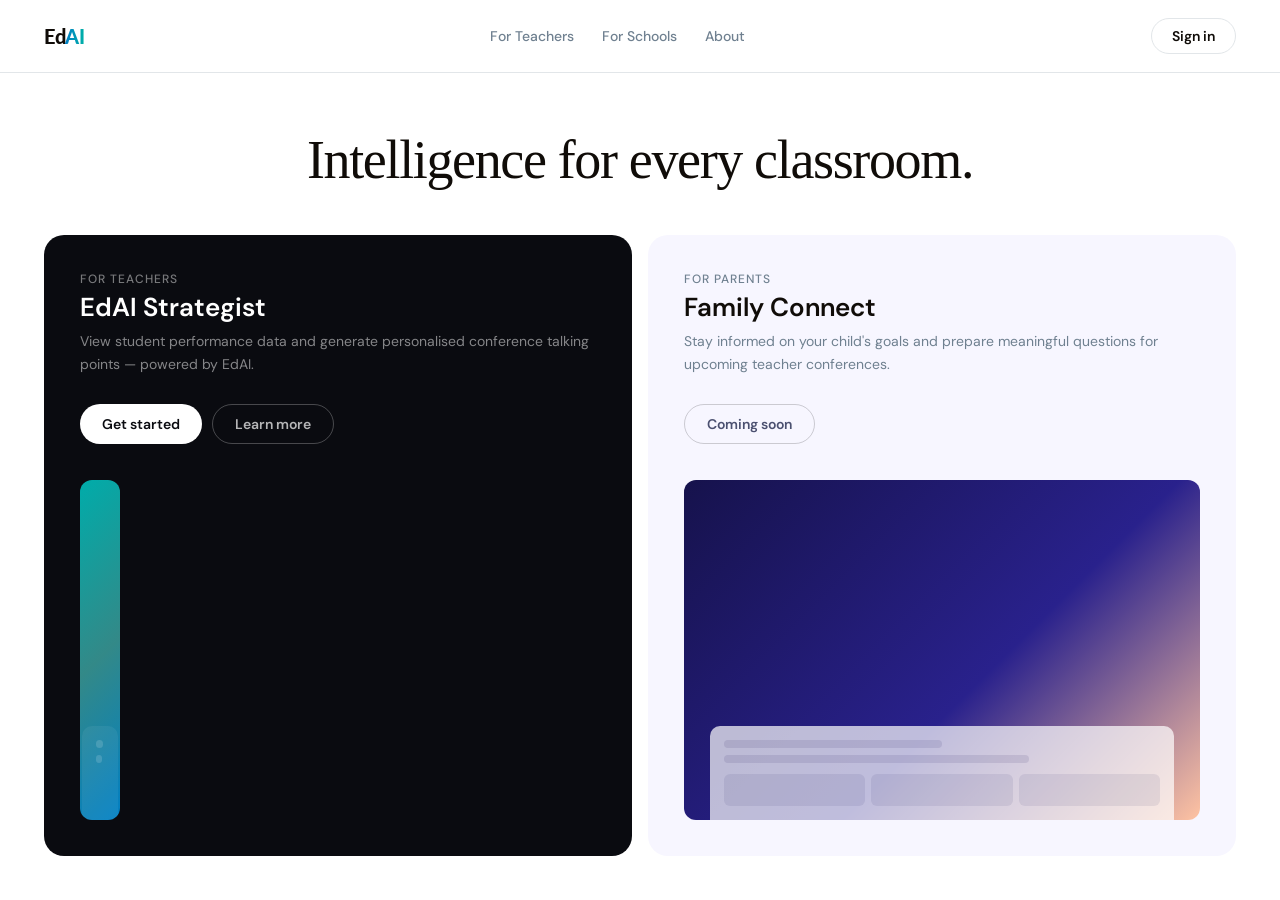
<file: index.html>
<!DOCTYPE html>
<html lang="en">
<head>
<meta charset="UTF-8">
<meta name="viewport" content="width=device-width, initial-scale=1.0">
<meta http-equiv="refresh" content="0; url=/edai-branding/">
<title>Innovare Prototypes</title>
<style>
  *{margin:0;padding:0;box-sizing:border-box}
  body{font-family:-apple-system,BlinkMacSystemFont,'Segoe UI',sans-serif;background:#f5f5f3;min-height:100vh;display:flex;align-items:center;justify-content:center}
  .wrap{max-width:480px;width:100%;padding:40px 24px}
  .logo{font-size:13px;font-weight:700;letter-spacing:.06em;color:#888;text-transform:uppercase;margin-bottom:32px}
  h1{font-size:28px;font-weight:700;color:#111;margin-bottom:8px}
  p{font-size:14px;color:#666;margin-bottom:32px;line-height:1.6}
  .list{display:flex;flex-direction:column;gap:12px}
  .item{display:flex;align-items:center;justify-content:space-between;background:#fff;border:1px solid #e5e5e3;border-radius:12px;padding:16px 20px;text-decoration:none;transition:border-color .15s,box-shadow .15s}
  .item:hover{border-color:#ac5ccc;box-shadow:0 2px 12px rgba(172,92,204,.1)}
  .item-left{}
  .item-label{font-size:10px;font-weight:700;letter-spacing:.05em;text-transform:uppercase;color:#ac5ccc;margin-bottom:4px}
  .item-name{font-size:15px;font-weight:700;color:#111}
  .item-desc{font-size:12px;color:#888;margin-top:3px}
  .item-arrow{color:#ccc;font-size:18px}
</style>
</head>
<body>
<div class="wrap">
  <div class="logo">Innovare · Seraphim Studios</div>
  <h1>Prototypes</h1>
  <p>Working prototypes for the Innovare product team. For review only — not production UI.</p>
  <div class="list">
    <a href="/edai-branding/" class="item">
      <div class="item-left">
        <div class="item-label">EdAI</div>
        <div class="item-name">EdAI Branding &amp; AI Disclosure</div>
        <div class="item-desc">Badge placement, AI disclosure copy, Ask EdAI agent panel</div>
      </div>
      <span class="item-arrow">→</span>
    </a>
    <a href="/edai-strategist-advocate/" class="item">
      <div class="item-left">
        <div class="item-label">EdAI</div>
        <div class="item-name">EdAI Strategist &amp; Advocate Demo</div>
        <div class="item-desc">In progress</div>
      </div>
      <span class="item-arrow">→</span>
    </a>
  </div>
</div>
</body>
</html>
</file>
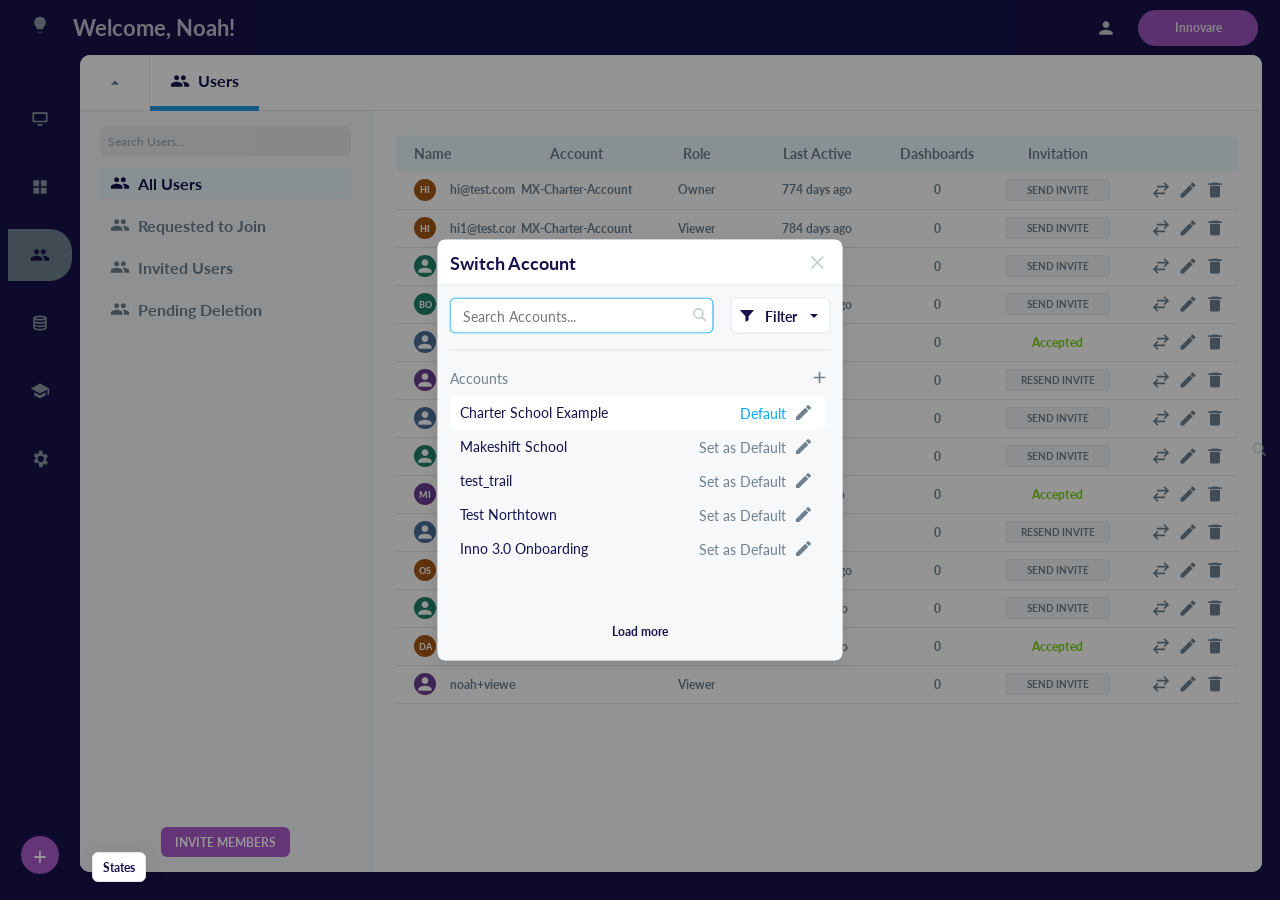
<file: account-user-navigation-refactor/index.html>
<!doctype html>
<html lang="en">
  <head>
    <meta charset="utf-8" />
    <meta name="viewport" content="width=device-width, initial-scale=1" />
    <title>INNOVARE - Account User Navigation Refactor</title>
    <link rel="preconnect" href="https://fonts.googleapis.com" />
    <link rel="preconnect" href="https://fonts.gstatic.com" crossorigin />
    <link href="https://fonts.googleapis.com/css2?family=Lato:wght@400;700;900&display=swap" rel="stylesheet" />
    <link rel="stylesheet" href="/account-user-navigation-refactor/styles.css" />
  </head>
  <body data-page="switch">
    <div id="app"></div>
    <script src="/account-user-navigation-refactor/app.js"></script>
  </body>
</html>
</file>
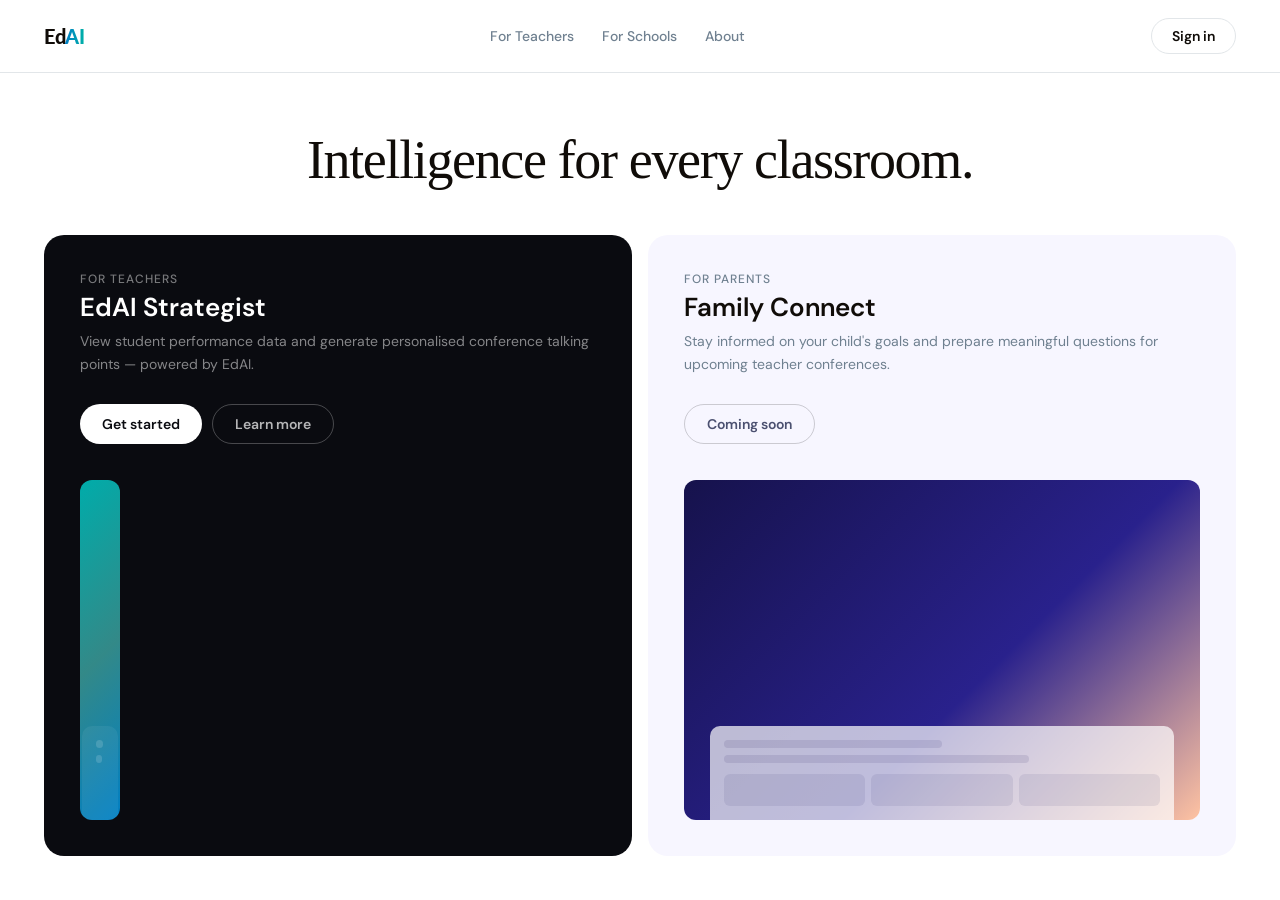
<file: edai-branding/index.html>
<!DOCTYPE html>
<html lang="en">
<head>
<meta charset="UTF-8">
<meta name="viewport" content="width=device-width, initial-scale=1.0">
<title>EdAI — Conference Companion</title>
<link rel="preconnect" href="https://fonts.googleapis.com">
<link rel="preconnect" href="https://fonts.gstatic.com" crossorigin>
<link href="https://fonts.googleapis.com/css2?family=Lato:ital,wght@0,300;0,400;0,700;0,900;1,300&family=DM+Sans:wght@0,300;0,400;0,500;0,600&display=swap" rel="stylesheet">
<style>
:root {
  --navy:        #16124c;
  --indigo:      #ac5ccc;
  --indigo-lt:   #c990e0;
  --indigo-pale: #f5eef9;
  --teal:        #00b0a8;
  --teal-dk:     #007dc5;
  --amber:       #d97706;
  --amber-pale:  #fffbeb;
  --green:       #16a34a;
  --green-pale:  #f0fdf4;
  --red:         #dc2626;
  --red-pale:    #fef2f2;
  --blue:        #2563eb;
  --blue-pale:   #eff6ff;
  --surface:     #f6f8fa;
  --border:      #e2e6e9;
  --text:        #100c08;
  --text-2:      #4b5070;
  --text-3:      #6f8090;
  --white:       #ffffff;
}
*,*::before,*::after{box-sizing:border-box;margin:0;padding:0}
body{font-family:'DM Sans',sans-serif;font-size:14px;color:var(--text);-webkit-font-smoothing:antialiased}
.vh{position:absolute;width:1px;height:1px;overflow:hidden;clip:rect(0,0,0,0);white-space:nowrap}

/* ── screens ── */
.screen{display:none}
.screen.active{display:flex;flex-direction:column}
#s1.active{min-height:100vh;background:#fff}
#s2.active,#s3.active,#s4.active{height:100vh;overflow:hidden;flex-direction:row}

button{cursor:pointer;font-family:inherit}
button:focus-visible{outline:2px solid var(--indigo);outline-offset:2px}

/* ════════════════════════════════════════════
   S1 — ROLE SELECTION  (Sana homepage style)
════════════════════════════════════════════ */
.s1-wrap{flex:1;display:flex;flex-direction:column;background:#fff;min-height:100vh}

.s1-nav{
  display:flex;align-items:center;justify-content:space-between;
  padding:18px 44px;border-bottom:1px solid var(--border)
}
.s1-nav-logo{
  font-family:'Lato',sans-serif;font-size:20px;font-weight:900;
  color:var(--text);letter-spacing:-0.02em
}
.s1-nav-logo span{
  background:linear-gradient(90deg,#007dc5,#00b0a8);
  -webkit-background-clip:text;-webkit-text-fill-color:transparent;background-clip:text
}
.s1-nav-links{display:flex;gap:28px;list-style:none}
.s1-nav-links li a{
  font-size:14px;color:var(--text-3);text-decoration:none;font-weight:500;transition:color .1s
}
.s1-nav-links li a:hover{color:var(--text)}
.s1-sign-in{
  font-size:14px;font-weight:600;color:var(--text);
  background:none;border:1.5px solid var(--border);border-radius:99px;
  padding:8px 20px;transition:background .1s
}
.s1-sign-in:hover{background:var(--surface)}

.s1-hero{text-align:center;padding:56px 40px 44px}
.s1-hero h1{
  font-family:Georgia,'Times New Roman',serif;font-size:54px;font-weight:400;
  color:var(--text);letter-spacing:-0.025em;line-height:1.15;margin-bottom:0
}

.s1-products-area{flex:1;display:flex;flex-direction:column;padding:0 44px 44px}
.s1-products-lbl{font-size:13px;color:var(--text-3);margin-bottom:14px}
.s1-grid{display:grid;grid-template-columns:1fr 1fr;gap:16px;flex:1}

.rcard{
  position:relative;overflow:hidden;min-height:420px;
  border-radius:20px;padding:36px;display:flex;
  flex-direction:column;gap:0;border:none;text-align:left;
  transition:transform .2s
}
.rcard-dark{background:#0a0b10;cursor:pointer}
.rcard-light{background:#f7f6ff;cursor:default}
.rcard-dark:hover{transform:translateY(-3px)}
.rcard-dark:focus-visible{outline:3px solid var(--teal);outline-offset:3px}

.rcard-lbl{
  font-family:'DM Sans',sans-serif;font-size:12px;font-weight:500;
  text-transform:uppercase;letter-spacing:.08em;margin-bottom:6px
}
.rcard-dark .rcard-lbl{color:rgba(255,255,255,.45)}
.rcard-light .rcard-lbl{color:var(--text-3)}

.rcard-title{
  font-family:'DM Sans',sans-serif;font-size:26px;font-weight:600;line-height:1.1;margin-bottom:8px
}
.rcard-dark .rcard-title{color:#fff}
.rcard-light .rcard-title{color:var(--text)}

.rcard-sub{font-size:14px;line-height:1.65;margin-bottom:0}
.rcard-dark .rcard-sub{color:rgba(255,255,255,.5)}
.rcard-light .rcard-sub{color:var(--text-3)}

.rcard-actions{display:flex;gap:10px;margin-top:28px}
.rcard-cta{
  display:inline-flex;align-items:center;gap:6px;
  padding:10px 22px;border-radius:99px;
  font-size:14px;font-weight:600;border:none;transition:all .15s
}
.rcard-dark .rcard-cta{background:#fff;color:#0a0b10}
.rcard-dark .rcard-cta:hover{background:rgba(255,255,255,.88)}
.rcard-cta-ghost{
  display:inline-flex;align-items:center;gap:6px;
  padding:10px 22px;border-radius:99px;
  font-size:14px;font-weight:600;background:none;transition:all .15s;cursor:default
}
.rcard-dark .rcard-cta-ghost{border:1.5px solid rgba(255,255,255,.25);color:rgba(255,255,255,.7)}
.rcard-light .rcard-cta-ghost{border:1.5px solid rgba(0,0,0,.18);color:var(--text-2)}

.rcard-visual{
  flex:1;display:flex;align-items:flex-end;justify-content:center;
  margin-top:36px;overflow:hidden;border-radius:12px;min-height:120px
}
.rcard-dark .rcard-visual{background:linear-gradient(135deg,#00ACAA 0%,#338988 52%,#007FC4 100%)}
.rcard-light .rcard-visual{background:linear-gradient(135deg,#16124c 0%,#29218C 58%,#FFC3A2 100%)}

.rcard-vis-inner{
  width:90%;padding:14px;background:rgba(255,255,255,.06);
  border-radius:10px 10px 0 0;display:flex;flex-direction:column;gap:7px
}
.rcard-light .rcard-vis-inner{background:rgba(255,255,255,.7)}
.rcard-vis-row{height:8px;border-radius:4px;background:rgba(255,255,255,.15)}
.rcard-light .rcard-vis-row{background:rgba(22,18,76,.1)}
.rcard-vis-row.w70{width:70%}
.rcard-vis-row.w50{width:50%}
.rcard-vis-row.w85{width:85%}
.rcard-vis-grid{display:grid;grid-template-columns:1fr 1fr 1fr;gap:6px;margin-top:4px}
.rcard-vis-card{height:32px;border-radius:6px;background:rgba(255,255,255,.1)}
.rcard-light .rcard-vis-card{background:rgba(22,18,76,.08)}

/* ════════════════════════════════════════════
   APP SHELL  (S2 · S3 · S4)
════════════════════════════════════════════ */
.app-sidebar{
  width:80px;background:var(--navy);flex-shrink:0;
  display:flex;flex-direction:column;align-items:center;
  padding:14px 0 20px;z-index:2
}
.sidebar-logo{
  width:44px;height:44px;border-radius:8px;
  background:rgba(255,255,255,.1);display:flex;
  align-items:center;justify-content:center;
  margin-bottom:16px;flex-shrink:0
}
.sidebar-nav{flex:1;display:flex;flex-direction:column;gap:2px;width:100%;padding:0 10px}
.sidebar-btn{
  width:100%;height:48px;display:flex;align-items:center;
  justify-content:center;border-radius:8px;background:none;border:none;
  color:rgba(255,255,255,.35);transition:all .1s
}
.sidebar-btn:hover{color:rgba(255,255,255,.72);background:rgba(255,255,255,.05)}
.sidebar-btn.on{background:rgba(255,255,255,.12);color:#fff}
.sidebar-btn:focus-visible{outline:2px solid rgba(255,255,255,.4);outline-offset:-2px}
.sidebar-fab{
  width:40px;height:40px;background:var(--indigo);border:none;border-radius:50%;
  display:flex;align-items:center;justify-content:center;color:#fff;
  flex-shrink:0;transition:background .1s
}
.sidebar-fab:hover{background:var(--indigo-lt)}
.sidebar-fab:focus-visible{outline:2px solid var(--indigo-lt);outline-offset:2px}

.app-main{flex:1;display:flex;flex-direction:column;overflow:hidden;min-width:0}

.app-header{
  background:var(--navy);height:52px;display:flex;
  align-items:center;justify-content:space-between;
  padding:0 20px;flex-shrink:0;gap:16px
}
.hdr-greeting{
  font-family:'Lato',sans-serif;font-size:20px;font-weight:900;
  color:#fff;white-space:nowrap;flex-shrink:0
}
.hdr-right{display:flex;align-items:center;gap:18px}
.hdr-search{
  display:flex;align-items:center;gap:8px;
  background:rgba(255,255,255,.1);border-radius:6px;
  padding:5px 12px;width:160px
}
.hdr-search span{font-size:13px;color:rgba(255,255,255,.6);flex:1}
.hdr-avatar{
  width:30px;height:30px;border-radius:50%;background:var(--indigo);
  display:flex;align-items:center;justify-content:center;
  color:#fff;font-family:'Lato',sans-serif;font-size:11px;font-weight:700;flex-shrink:0
}
.hdr-school{
  display:flex;align-items:center;gap:6px;background:var(--indigo);
  border:none;border-radius:20px;padding:5px 16px;
  color:#fff;font-family:'Lato',sans-serif;font-size:14px;font-weight:700;white-space:nowrap
}
.hdr-school:hover{background:var(--indigo-lt)}
.hdr-school:focus-visible{outline:2px solid var(--indigo-lt);outline-offset:2px}

/* ════════════════════════════════════════════
   S2 — STUDENT SELECTOR
════════════════════════════════════════════ */
.s2-area{flex:1;position:relative;background:var(--surface);overflow:hidden}

/* loading */
.s2-load{
  position:absolute;inset:0;display:flex;flex-direction:column;
  align-items:center;justify-content:center;gap:20px;
  background:var(--surface);z-index:5;transition:opacity .5s
}
.s2-load.out{opacity:0;pointer-events:none}

.load-text{
  font-family:'Lato',sans-serif;font-size:70px;font-weight:900;
  letter-spacing:-.025em;line-height:1;
  background:linear-gradient(90deg,#007dc5 0%,#00b0a8 22%,#00e0d8 44%,#fff 50%,#00d4cc 56%,#00b0a8 78%,#007dc5 100%);
  background-size:300% auto;
  -webkit-background-clip:text;-webkit-text-fill-color:transparent;background-clip:text;
  animation:shimmer 1.8s linear infinite
}
@keyframes shimmer{0%{background-position:100% center}100%{background-position:-100% center}}

.load-status{font-family:'Lato',sans-serif;font-size:14px;color:var(--text-3)}
.load-dots::after{content:'';animation:dots 1.6s steps(4,end) infinite}
@keyframes dots{0%{content:''}33%{content:'.'}66%{content:'..'}100%{content:'...'}}

/* grid */
.s2-grid{
  position:absolute;inset:0;overflow-y:auto;
  padding:28px 32px;opacity:0;pointer-events:none;transition:opacity .5s
}
.s2-grid.show{opacity:1;pointer-events:auto}

/* suggested section */
.s2-suggested{
  background:#fff;border:1px solid var(--border);border-radius:16px;
  padding:24px 24px 20px;margin-bottom:28px;
  overflow:hidden;max-height:300px;
  transition:opacity .4s ease,max-height .55s .15s ease,padding .55s .15s ease,margin-bottom .55s .15s ease
}
.s2-suggested.out{opacity:0;max-height:0;padding-top:0;padding-bottom:0;margin-bottom:0}
.s2-sug-title{font-family:'Lato',sans-serif;font-size:18px;font-weight:700;color:var(--text);margin-bottom:6px}
.s2-sug-sub{font-size:13px;color:var(--text-3);line-height:1.65;margin-bottom:18px;max-width:520px}
.s2-sug-box{
  background:var(--surface);border-radius:10px;
  padding:28px 24px;display:flex;align-items:center;justify-content:center;gap:14px
}
.s2-sug-box{position:relative;min-height:110px}
.sug-loading-wrap{display:flex;align-items:center;justify-content:center;gap:14px;transition:opacity .4s}
.sug-summary-wrap{
  position:absolute;inset:0;display:flex;align-items:center;justify-content:center;
  opacity:0;transition:opacity .5s;pointer-events:none;padding:16px
}
.s2-sug-box.loaded .sug-loading-wrap{opacity:0;pointer-events:none}
.s2-sug-box.loaded .sug-summary-wrap{opacity:1;pointer-events:auto}

.sug-dots{display:grid;grid-template-columns:repeat(4,7px);gap:3px;flex-shrink:0}
.sug-dot{width:7px;height:7px;border-radius:50%;background:#d0d5da}
@keyframes dot-pulse{0%,60%,100%{transform:scale(1);opacity:.3}30%{transform:scale(1.55);opacity:1}}
.sug-dot:nth-child(1){animation:dot-pulse 1.4s ease-in-out infinite 0s}
.sug-dot:nth-child(2){animation:dot-pulse 1.4s ease-in-out infinite .16s}
.sug-dot:nth-child(3){animation:dot-pulse 1.4s ease-in-out infinite .32s}
.sug-dot:nth-child(4){animation:dot-pulse 1.4s ease-in-out infinite .48s}
.sug-dot:nth-child(5){animation:dot-pulse 1.4s ease-in-out infinite .64s}
.sug-dot:nth-child(6){animation:dot-pulse 1.4s ease-in-out infinite .80s}
.sug-dot:nth-child(7){animation:dot-pulse 1.4s ease-in-out infinite .96s}
.sug-dot:nth-child(8){animation:dot-pulse 1.4s ease-in-out infinite 1.12s}
.sug-text{font-size:14px;color:#b0b8c1}

.sug-summary-text{font-size:17px;font-weight:500;color:var(--text-2);white-space:nowrap;display:flex;align-items:center;gap:8px}
.sug-n-amber{font-family:'Lato',sans-serif;font-size:32px;font-weight:700;color:var(--amber)}
.sug-n-red{font-family:'Lato',sans-serif;font-size:32px;font-weight:700;color:var(--red)}
.sug-n-strong{font-family:'Lato',sans-serif;font-weight:900;color:var(--text)}

/* browse section */
.s2-browse-row{display:flex;align-items:center;justify-content:space-between;margin-bottom:14px}
.s2-pg-title{font-family:'Lato',sans-serif;font-size:20px;font-weight:700;color:var(--text);margin:0}
.s2-search{
  display:flex;align-items:center;gap:8px;padding:8px 16px;
  background:#fff;border:1.5px solid var(--border);border-radius:99px;
  font-size:13px;color:var(--text-3);min-width:190px
}
.s2-search svg{flex-shrink:0}

.s2-section-lbl{font-size:13px;color:var(--text-3);margin-bottom:12px;font-weight:500}
.s2-meta{font-size:12px;color:var(--text-3);margin-bottom:16px;margin-top:-6px}

.stu-grid{display:grid;grid-template-columns:repeat(3,1fr);gap:14px}

.stu-card{
  background:#fff;border:1px solid var(--border);border-radius:14px;
  padding:20px 20px 18px;display:flex;flex-direction:column;
  align-items:flex-start;text-align:left;min-height:215px;
  cursor:pointer;transition:all .15s;font-family:inherit
}
.stu-card:hover{border-color:var(--indigo-lt);box-shadow:0 4px 20px rgba(172,92,204,.1);transform:translateY(-2px)}
.stu-card:focus-visible{outline:2px solid var(--indigo);outline-offset:2px}
.stu-card-disabled{cursor:default;opacity:.7}
.stu-card-disabled:hover{transform:none;box-shadow:none;border-color:var(--border)}

.sc-av{
  width:40px;height:40px;border-radius:50%;border:2px solid var(--border);
  background:var(--surface);display:flex;align-items:center;justify-content:center;
  font-family:'Lato',sans-serif;font-size:14px;font-weight:700;color:var(--text-2);
  margin-bottom:46px;flex-shrink:0
}
.sc-av.amber{background:var(--amber-pale);border-color:var(--amber);color:var(--amber)}
.sc-av.red{background:var(--red-pale);border-color:var(--red);color:var(--red)}
.sc-name{font-family:'Lato',sans-serif;font-size:16px;font-weight:700;color:var(--text);line-height:1.25;margin-bottom:5px}
.sc-grade{font-size:13px;color:var(--text-3);line-height:1.5}
.sc-tag-row{display:flex;align-items:center;gap:6px;margin-top:auto;padding-top:14px;flex-wrap:wrap}
.sc-gpa-pill{
  display:inline-flex;align-items:center;padding:4px 10px;border-radius:99px;
  font-size:12px;font-weight:500;background:var(--surface);border:1px solid var(--border);color:var(--text-3)
}
.sc-badge{display:inline-flex;align-items:center;padding:4px 10px;border-radius:99px;font-size:12px;font-weight:500}
.sc-amber{background:var(--amber-pale);color:var(--amber)}
.sc-red{background:var(--red-pale);color:var(--red)}

/* ════════════════════════════════════════════
   S3 — ACHIEVEMENT BADGE CARDS (Sana Learn style)
════════════════════════════════════════════ */
.badge-cards-row{display:grid;grid-template-columns:repeat(3,1fr);gap:16px;margin-bottom:24px}

.bcard{
  background:#fff;border:1px solid var(--border);border-radius:16px;
  padding:24px;display:flex;align-items:center;gap:22px
}

.bcard-hex{
  width:110px;height:110px;flex-shrink:0;
  clip-path:polygon(50% 0%,93% 25%,93% 75%,50% 100%,7% 75%,7% 25%);
  display:flex;flex-direction:column;align-items:center;justify-content:center;gap:6px
}
.bcard-dark .bcard-hex{background:linear-gradient(145deg,#4a4a5a,#1e1e2e)}
.bcard-amber .bcard-hex{background:linear-gradient(145deg,#e8a96b,#b8581e)}
.bcard-blue .bcard-hex{background:linear-gradient(145deg,#5b9cf6,#1d56c8)}

.bcard-hex-icon{color:rgba(255,255,255,.85)}
.bcard-hex-lbl{
  font-size:7px;font-weight:700;text-transform:uppercase;
  letter-spacing:.1em;color:rgba(255,255,255,.6);text-align:center;line-height:1.2
}

.bcard-info{display:flex;flex-direction:column;gap:5px}
.bcard-level{font-family:'Lato',sans-serif;font-size:19px;font-weight:700;color:var(--text);line-height:1.2}
.bcard-date{font-size:13px;color:var(--text-3)}

.about-card{background:#fff;border:1px solid var(--border);border-radius:12px;padding:20px 22px;margin-bottom:0}
.about-lbl{font-size:13px;font-weight:600;color:var(--text);margin-bottom:8px}
.about-body{font-size:13px;color:var(--text-3);line-height:1.7}

.s3-section-hdr{font-size:14px;font-weight:600;color:var(--text-2);margin-bottom:12px;display:flex;align-items:center;gap:8px}
.s3-section-hdr::after{content:'';flex:1;height:1px;background:var(--border)}

/* know-list items (new S3 style) */
.know-list{list-style:none;display:flex;flex-direction:column;gap:10px}
.know-item{display:flex;align-items:flex-start;gap:10px}
.ki-dot{width:8px;height:8px;border-radius:50%;flex-shrink:0;margin-top:4px}
.ki-red{background:var(--red)}
.ki-amber{background:var(--amber)}
.ki-green{background:var(--green)}
.ki-text{font-size:13px;color:var(--text);line-height:1.5;margin-bottom:2px}
.ki-src{font-size:11px;color:var(--text-3)}

/* mod-card (new S3 style, replaces mod-btn) */
.module-grid{display:grid;grid-template-columns:repeat(3,1fr);gap:10px}
.mod-card{
  background:#fff;border:1px solid var(--border);border-radius:10px;
  padding:14px;display:flex;align-items:flex-start;gap:12px
}
.mod-icon{
  width:32px;height:32px;border-radius:8px;flex-shrink:0;
  display:flex;align-items:center;justify-content:center
}
.mod-body{display:flex;flex-direction:column;gap:3px}
.mod-title{font-size:13px;font-weight:600;color:var(--text);line-height:1.3}
.mod-sub{font-size:12px;color:var(--text-3);line-height:1.5}

/* ════════════════════════════════════════════
   S3 / S4 — STUDENT DETAIL
════════════════════════════════════════════ */
.detail-area{flex:1;display:flex;overflow:hidden}
.detail-left{flex:1;display:flex;flex-direction:column;overflow:hidden;min-width:0}

/* page header */
.s3-phead{
  background:#fff;padding:16px 24px 0;
  border-bottom:1px solid var(--border);flex-shrink:0
}
.breadcrumb{display:flex;align-items:center;gap:6px;list-style:none;margin-bottom:10px}
.breadcrumb li{display:flex;align-items:center;gap:6px;font-size:12px;color:var(--text-3)}
.breadcrumb li:not(:last-child)::after{content:'>';color:var(--border);font-size:10px}
.breadcrumb button{background:none;border:none;font-size:12px;color:var(--text-3);padding:0}
.breadcrumb button:hover{color:var(--indigo)}
.breadcrumb button:focus-visible{outline:2px solid var(--indigo);outline-offset:1px}

.s3-title-row{display:flex;align-items:center;justify-content:space-between;margin-bottom:4px}
.s3-title{font-family:'Lato',sans-serif;font-size:28px;font-weight:900;color:var(--text)}
.s3-title-acts{display:flex;align-items:center;gap:10px}

.badge{display:inline-flex;align-items:center;padding:2px 9px;border-radius:99px;font-size:11px;font-weight:600}
.b-amber{background:var(--amber-pale);color:var(--amber)}
.b-red{background:var(--red-pale);color:var(--red)}
.b-navy{background:rgba(22,18,76,.08);color:var(--navy)}

.s3-meta{font-size:13px;color:var(--text-3);margin-bottom:14px}

.btn-gen{
  display:flex;align-items:center;gap:6px;padding:8px 16px;
  background:var(--indigo);color:#fff;border:none;border-radius:8px;
  font-family:'Lato',sans-serif;font-size:13px;font-weight:700;transition:background .1s
}
.btn-gen:hover{background:var(--indigo-lt)}
.btn-gen:focus-visible{outline:2px solid var(--indigo-lt);outline-offset:2px}

/* tabs */
.tab-bar{
  display:flex;padding:0 24px;background:#fff;
  border-bottom:1px solid var(--border);flex-shrink:0
}
.tab{
  display:flex;align-items:center;gap:6px;padding:12px 14px;
  background:none;border:none;border-bottom:2px solid transparent;
  font-size:13px;font-weight:500;color:var(--text-3);
  margin-bottom:-1px;transition:all .12s;white-space:nowrap
}
.tab:hover{color:var(--text-2)}
.tab.on{color:var(--navy);border-bottom-color:var(--navy);font-weight:600}
.tab:focus-visible{outline:2px solid var(--indigo);outline-offset:-2px}

/* scrollable main */
.detail-scroll{
  flex:1;overflow-y:auto;padding:22px;
  display:flex;flex-direction:column;gap:18px;background:var(--surface)
}

/* metrics */
.snap-hdr{display:flex;align-items:center;justify-content:space-between;margin-bottom:12px}
.snap-lbl{display:flex;align-items:center;gap:6px;font-size:13px;font-weight:600;color:var(--text-2)}
.snap-date{font-size:12px;color:var(--text-3)}
.metric-grid{display:grid;grid-template-columns:repeat(3,1fr);gap:12px}
.mc{background:#fff;border:1px solid var(--border);border-radius:10px;padding:16px}
.mc.hl{border-color:var(--indigo);box-shadow:0 0 0 2px rgba(172,92,204,.1)}
.mc-lbl{font-size:12px;color:var(--text-3);margin-bottom:8px}
.mc-val{font-family:'Lato',sans-serif;font-size:30px;font-weight:900;color:var(--text);letter-spacing:-.02em;line-height:1}
.mc-trend{display:flex;align-items:center;gap:4px;font-size:11px;margin-top:4px;color:var(--text-3)}
.t-dn{color:var(--red)}.t-up{color:var(--amber)}

/* know-now */
.know-card{background:#fff;border:1px solid var(--border);border-radius:10px;padding:16px 18px}
.know-hdr{display:flex;align-items:center;justify-content:space-between;margin-bottom:12px}
.know-ttl{display:flex;align-items:center;gap:7px;font-size:14px;font-weight:600;color:var(--text)}
.know-why{display:flex;align-items:center;gap:4px;font-size:12px;color:var(--text-3);background:none;border:none}
.know-why:focus-visible{outline:2px solid var(--indigo);outline-offset:1px}
.kitem{display:flex;align-items:flex-start;gap:8px;font-size:13px;color:var(--text-2);line-height:1.5;margin-bottom:8px}
.kitem:last-child{margin-bottom:0}
.kdot{width:6px;height:6px;border-radius:50%;background:var(--navy);flex-shrink:0;margin-top:7px}

/* modules */
.mod-grid{display:grid;grid-template-columns:repeat(4,1fr);gap:10px}
.mod-btn{
  display:flex;flex-direction:column;align-items:center;justify-content:center;
  gap:8px;padding:16px 8px;background:#fff;border:1px solid var(--border);
  border-radius:10px;font-size:12px;color:var(--text-2);font-weight:500;
  cursor:pointer;transition:all .12s
}
.mod-btn:hover{border-color:var(--indigo-lt);background:var(--indigo-pale);color:var(--indigo)}
.mod-btn:hover svg{stroke:var(--indigo)}
.mod-btn:focus-visible{outline:2px solid var(--indigo);outline-offset:2px}

/* plan card */
.plan-card{background:#fff;border:1px solid var(--border);border-radius:10px;overflow:hidden}
.plan-hdr{display:flex;align-items:center;gap:8px;padding:14px 16px;border-bottom:1px solid var(--border)}
.plan-ttl{font-family:'Lato',sans-serif;font-size:15px;font-weight:700;color:var(--text)}
.agoal{margin:14px 16px;padding:14px;border:1.5px solid var(--indigo-lt);border-radius:8px;background:var(--indigo-pale)}
.agoal-lbl{font-size:11px;font-weight:700;text-transform:uppercase;letter-spacing:.08em;color:var(--indigo);margin-bottom:5px}
.agoal-ttl{font-family:'Lato',sans-serif;font-size:15px;font-weight:700;color:var(--text);margin-bottom:8px}
.agoal-meta{display:flex;align-items:center;gap:8px;font-size:12px;color:var(--text-3)}
.aitems{padding:0 16px 4px}
.aitem{display:flex;align-items:center;gap:10px;padding:10px 0;border-bottom:1px solid var(--border)}
.aitem:last-child{border-bottom:none}
.achk{width:18px;height:18px;border:1.5px solid var(--border);border-radius:4px;flex-shrink:0;cursor:pointer;appearance:none;background:#fff}
.achk:focus-visible{outline:2px solid var(--indigo);outline-offset:1px}
.atxt{font-size:13px;color:var(--text);flex:1}
.otag{display:inline-flex;align-items:center;padding:2px 8px;border-radius:5px;font-size:11px;font-weight:600;white-space:nowrap}
.o-stu{background:var(--blue-pale);color:var(--blue)}
.o-par{background:var(--green-pale);color:var(--green)}
.o-tea{background:var(--indigo-pale);color:var(--indigo)}
.adate{display:flex;align-items:center;gap:4px;font-size:11px;color:var(--text-3);white-space:nowrap}
.plan-ftr{padding:10px 16px;border-top:1px solid var(--border);display:flex;gap:16px}
.plan-lnk{background:none;border:none;font-size:12px;color:var(--indigo);font-weight:500;cursor:pointer;font-family:inherit}
.plan-lnk:focus-visible{outline:2px solid var(--indigo);outline-offset:2px}

/* roadmap */
.road-card{background:#fff;border:1px solid var(--border);border-radius:12px;overflow:hidden}
.road-hdr{background:var(--navy);padding:16px 20px}
.road-hdr-top{display:flex;align-items:center;justify-content:space-between;margin-bottom:12px}
.road-name{font-family:'Lato',sans-serif;font-size:18px;font-weight:700;color:#fff}
.road-grade{font-size:13px;color:rgba(255,255,255,.55)}
.road-stats{display:flex;align-items:center;gap:14px;flex-wrap:wrap}
.road-stat{display:flex;align-items:center;gap:5px;font-size:13px;color:#fff}
.road-stat strong{font-family:'Lato',sans-serif;font-weight:700}
.road-sb{display:inline-flex;padding:2px 8px;background:rgba(255,255,255,.15);border-radius:5px;font-size:11px;color:rgba(255,255,255,.85);font-weight:500}
.road-body{padding:20px}
.road-gen{font-size:12px;color:var(--text-3);margin-bottom:16px;display:flex;align-items:center;gap:6px}
.road-cols{display:grid;grid-template-columns:1fr 1fr;gap:24px;margin-bottom:20px}
.road-col-ttl{font-family:'Lato',sans-serif;font-size:13px;font-weight:700;color:var(--text);margin-bottom:10px}
.road-item{display:flex;align-items:flex-start;gap:8px;font-size:13px;color:var(--text-2);line-height:1.5;margin-bottom:7px}
.dg{width:8px;height:8px;border-radius:50%;background:var(--green);flex-shrink:0;margin-top:5px}
.di{width:8px;height:8px;border-radius:50%;background:var(--indigo);flex-shrink:0;margin-top:5px}
.road-sec-ttl{font-family:'Lato',sans-serif;font-size:14px;font-weight:700;color:var(--text);padding-top:16px;border-top:1px solid var(--border);margin-bottom:10px}
.sgoal{display:flex;align-items:flex-start;gap:10px;padding:10px;background:var(--surface);border-radius:8px;margin-bottom:8px;font-size:13px;color:var(--text-2);line-height:1.5}
.sgoal-n{font-family:'Lato',sans-serif;font-size:12px;font-weight:700;color:var(--indigo);background:var(--indigo-pale);width:22px;height:22px;border-radius:50%;display:flex;align-items:center;justify-content:center;flex-shrink:0}

/* ════════════════════════════════════════════
   ASK EDAI PANEL  (Sana-style agent panel)
════════════════════════════════════════════ */
.aep{
  width:280px;flex-shrink:0;background:#fafaf9;
  border-left:1px solid var(--border);display:flex;flex-direction:column;overflow:hidden
}
.aep-hdr{padding:18px 18px 0;flex-shrink:0}
.aep-hdr-row{display:flex;align-items:center;justify-content:space-between;margin-bottom:14px}
.aep-title{font-family:'Lato',sans-serif;font-size:15px;font-weight:700;color:var(--text)}
.aep-x{background:none;border:none;color:var(--text-3);width:26px;height:26px;border-radius:6px;display:flex;align-items:center;justify-content:center;cursor:pointer}
.aep-x:hover{background:var(--border);color:var(--text)}
.aep-x:focus-visible{outline:2px solid var(--indigo);outline-offset:1px}

/* Tab bar */
.aep-tabs{display:flex;gap:0;border-bottom:1px solid var(--border);padding:0 18px;flex-shrink:0}
.aep-tab{
  padding:8px 0;margin-right:20px;font-size:13px;font-weight:600;color:var(--text-3);
  background:none;border:none;border-bottom:2px solid transparent;cursor:pointer;
  font-family:inherit;transition:color .15s,border-color .15s
}
.aep-tab.on{color:var(--text);border-bottom-color:var(--text)}
.aep-tab:focus-visible{outline:2px solid var(--indigo);outline-offset:2px}

.aep-body{flex:1;overflow-y:auto;padding:20px 18px 0;display:flex;flex-direction:column;gap:12px}

/* Suggestion cards */
.aep-sug{
  background:#fff;border:1px solid var(--border);border-radius:10px;
  padding:14px 14px 12px;cursor:pointer;text-align:left;width:100%;
  font-family:inherit;transition:border-color .15s,box-shadow .15s
}
.aep-sug:hover{border-color:#c5c2e8;box-shadow:0 2px 8px rgba(172,92,204,.08)}
.aep-sug:focus-visible{outline:2px solid var(--indigo);outline-offset:2px}
.aep-sug-icon{width:28px;height:28px;border-radius:7px;background:var(--indigo-pale);display:flex;align-items:center;justify-content:center;margin-bottom:9px;color:var(--indigo)}
.aep-sug-ttl{font-family:'Lato',sans-serif;font-size:13px;font-weight:700;color:var(--text);margin-bottom:3px}
.aep-sug-desc{font-size:11px;color:var(--text-3);line-height:1.55}

/* Footer input */
.aep-foot{padding:14px 18px 16px;border-top:1px solid var(--border);flex-shrink:0}
.aep-input-wrap{
  background:#fff;border:1.5px solid var(--border);border-radius:10px;
  padding:10px 12px 8px;margin-bottom:10px;
  transition:border-color .15s
}
.aep-input-wrap:focus-within{border-color:var(--indigo-lt)}
.aep-hint{font-size:13px;color:var(--text-3);display:block;margin-bottom:8px;line-height:1}
.aep-pacts{display:flex;align-items:center;justify-content:space-between}
.aep-actions{display:flex;gap:5px;flex-wrap:wrap}
.aep-act{
  display:inline-flex;align-items:center;gap:4px;padding:4px 9px;
  border-radius:99px;font-size:10px;font-weight:600;
  background:var(--surface);border:1px solid var(--border);
  color:var(--text-2);cursor:pointer;font-family:inherit;transition:all .1s
}
.aep-act:hover{background:var(--indigo-pale);border-color:var(--indigo-lt);color:var(--indigo)}
.aep-act:focus-visible{outline:2px solid var(--indigo);outline-offset:1px}
.aep-send{
  width:26px;height:26px;background:var(--indigo);border:none;border-radius:7px;
  color:#fff;display:flex;align-items:center;justify-content:center;cursor:pointer;
  flex-shrink:0;padding:0;transition:opacity .15s
}
.aep-send:hover{opacity:.85}
.aep-send svg{transform:rotate(45deg)}
.aep-send:focus-visible{outline:2px solid var(--indigo);outline-offset:2px}
.aep-disc{font-size:9px;color:var(--text-3);text-align:center;line-height:1.5}

/* Response view */
.aep-resp-wrap{display:none;flex-direction:column;flex:1;overflow:hidden}
.aep-resp-wrap.active{display:flex}
.aep-resp-back{
  display:inline-flex;align-items:center;gap:5px;
  font-size:11px;font-weight:600;color:var(--text-3);
  background:none;border:none;cursor:pointer;font-family:inherit;
  padding:16px 18px 0;flex-shrink:0;transition:color .1s
}
.aep-resp-back:hover{color:var(--text)}
.aep-resp-back:focus-visible{outline:2px solid var(--indigo);outline-offset:2px}
.aep-resp-back svg{flex-shrink:0}

/* Typing indicator */
.aep-typing{display:flex;align-items:center;gap:5px;padding:20px 18px}
.aep-typing-label{font-size:12px;color:var(--text-3)}
.aep-typing-dots{display:flex;gap:4px}
.aep-typing-dot{width:5px;height:5px;border-radius:50%;background:var(--indigo);opacity:.3;animation:aep-dot-pulse 1.2s ease-in-out infinite}
.aep-typing-dot:nth-child(2){animation-delay:.2s}
.aep-typing-dot:nth-child(3){animation-delay:.4s}
@keyframes aep-dot-pulse{0%,60%,100%{opacity:.3;transform:scale(1)}30%{opacity:1;transform:scale(1.3)}}

/* Response content */
.aep-resp-content{
  flex:1;overflow-y:auto;padding:0 18px 16px;
  opacity:0;transition:opacity .4s ease
}
.aep-resp-content.visible{opacity:1}
.aep-resp-meta{
  display:flex;align-items:center;gap:6px;
  font-size:10px;color:var(--text-3);margin-bottom:14px;padding-bottom:10px;
  border-bottom:1px solid var(--border)
}
.aep-resp-meta-badge{
  display:inline-flex;align-items:center;gap:4px;
  background:var(--indigo-pale);color:var(--indigo);
  border-radius:99px;padding:2px 7px;font-size:9px;font-weight:700;font-family:'Lato',sans-serif
}
.aep-resp-section{margin-bottom:14px}
.aep-resp-section-ttl{
  font-family:'Lato',sans-serif;font-size:11px;font-weight:700;
  color:var(--text-3);text-transform:uppercase;letter-spacing:.04em;
  margin-bottom:6px
}
.aep-resp-item{
  display:flex;align-items:flex-start;gap:7px;
  font-size:12px;color:var(--text-2);line-height:1.55;margin-bottom:5px
}
.aep-resp-dot{width:5px;height:5px;border-radius:50%;background:var(--indigo);flex-shrink:0;margin-top:5px;opacity:.5}
.aep-resp-item strong{color:var(--text);font-weight:700}
.aep-resp-time{font-size:10px;color:var(--text-3);margin-left:auto;flex-shrink:0}

/* Response footer actions */
.aep-resp-actions{
  display:flex;gap:7px;padding:10px 18px 14px;border-top:1px solid var(--border);flex-shrink:0
}
.aep-resp-btn{
  flex:1;display:flex;align-items:center;justify-content:center;gap:5px;
  padding:7px 10px;border-radius:8px;font-size:11px;font-weight:600;
  cursor:pointer;font-family:inherit;transition:all .1s
}
.aep-resp-btn.copy{background:var(--surface);border:1px solid var(--border);color:var(--text-2)}
.aep-resp-btn.copy:hover{border-color:var(--indigo-lt);color:var(--indigo)}
.aep-resp-btn.regen{background:var(--indigo);border:1px solid var(--indigo);color:#fff}
.aep-resp-btn.regen:hover{opacity:.85}
.aep-resp-btn:focus-visible{outline:2px solid var(--indigo);outline-offset:2px}

/* scrollbar */
::-webkit-scrollbar{width:5px}
::-webkit-scrollbar-track{background:transparent}
::-webkit-scrollbar-thumb{background:var(--border);border-radius:99px}
::-webkit-scrollbar-thumb:hover{background:var(--text-3)}
</style>
</head>
<body>

<!-- ══ S1 ════════════════════════════════════════════════════════ -->
<div id="s1" class="screen active">
<div class="s1-wrap">

  <nav class="s1-nav">
    <div class="s1-nav-logo">Ed<span>AI</span></div>
    <ul class="s1-nav-links">
      <li><a href="#">For Teachers</a></li>
      <li><a href="#">For Schools</a></li>
      <li><a href="#">About</a></li>
    </ul>
    <button class="s1-sign-in">Sign in</button>
  </nav>

  <div class="s1-hero">
    <h1>Intelligence for every classroom.</h1>
  </div>

  <div class="s1-products-area">
<div class="s1-grid" role="group" aria-label="Choose your role">

      <!-- Teacher -->
      <button class="rcard rcard-dark" onclick="go('s2')" aria-label="Continue as a teacher">
        <span class="rcard-lbl">For Teachers</span>
        <span class="rcard-title">EdAI Strategist</span>
        <span class="rcard-sub">View student performance data and generate personalised conference talking points — powered by EdAI.</span>
        <div class="rcard-actions">
          <span class="rcard-cta" aria-hidden="true">Get started</span>
          <span class="rcard-cta-ghost" aria-hidden="true">Learn more</span>
        </div>
        <div class="rcard-visual" aria-hidden="true">
          <div class="rcard-vis-inner">
            <div class="rcard-vis-row w85"></div>
            <div class="rcard-vis-row w70"></div>
            <div class="rcard-vis-grid">
              <div class="rcard-vis-card"></div>
              <div class="rcard-vis-card"></div>
              <div class="rcard-vis-card"></div>
            </div>
          </div>
        </div>
      </button>

      <!-- Parent -->
      <div class="rcard rcard-light" role="region" aria-label="Parent or Guardian view — coming soon">
        <span class="rcard-lbl">For Parents</span>
        <span class="rcard-title">Family Connect</span>
        <span class="rcard-sub">Stay informed on your child's goals and prepare meaningful questions for upcoming teacher conferences.</span>
        <div class="rcard-actions">
          <span class="rcard-cta-ghost" aria-hidden="true">Coming soon</span>
        </div>
        <div class="rcard-visual" aria-hidden="true">
          <div class="rcard-vis-inner">
            <div class="rcard-vis-row w50"></div>
            <div class="rcard-vis-row w70"></div>
            <div class="rcard-vis-grid">
              <div class="rcard-vis-card"></div>
              <div class="rcard-vis-card"></div>
              <div class="rcard-vis-card"></div>
            </div>
          </div>
        </div>
      </div>

    </div>
  </div>

</div>
</div>

<!-- ══ S2 ════════════════════════════════════════════════════════ -->
<div id="s2" class="screen">

  <!-- sidebar -->
  <nav class="app-sidebar" aria-label="Main navigation">
    <div class="sidebar-logo" aria-hidden="true">
      <svg viewBox="0 0 36 36" width="28" height="28" fill="none">
        <circle cx="18" cy="18" r="16" stroke="rgba(255,255,255,0.3)" stroke-width="1.5"/>
        <path d="M11 10 L11 26 M11 18 L18 18 M11 10 L22 10 M11 26 L22 26" stroke="white" stroke-width="2" stroke-linecap="round"/>
      </svg>
    </div>
    <div class="sidebar-nav">
      <button class="sidebar-btn" aria-label="Dashboard">
        <svg width="20" height="20" viewBox="0 0 24 24" fill="none" stroke="currentColor" stroke-width="1.7" stroke-linecap="round" stroke-linejoin="round" aria-hidden="true"><rect x="3" y="3" width="7" height="7" rx="1"/><rect x="14" y="3" width="7" height="7" rx="1"/><rect x="3" y="14" width="7" height="7" rx="1"/><rect x="14" y="14" width="7" height="7" rx="1"/></svg>
      </button>
      <button class="sidebar-btn on" aria-label="Students" aria-current="page">
        <svg width="20" height="20" viewBox="0 0 24 24" fill="none" stroke="currentColor" stroke-width="1.7" stroke-linecap="round" stroke-linejoin="round" aria-hidden="true"><path d="M17 21v-2a4 4 0 0 0-4-4H5a4 4 0 0 0-4 4v2"/><circle cx="9" cy="7" r="4"/><path d="M23 21v-2a4 4 0 0 0-3-3.87"/><path d="M16 3.13a4 4 0 0 1 0 7.75"/></svg>
      </button>
      <button class="sidebar-btn" aria-label="Analytics">
        <svg width="20" height="20" viewBox="0 0 24 24" fill="none" stroke="currentColor" stroke-width="1.7" stroke-linecap="round" stroke-linejoin="round" aria-hidden="true"><line x1="18" y1="20" x2="18" y2="10"/><line x1="12" y1="20" x2="12" y2="4"/><line x1="6" y1="20" x2="6" y2="14"/></svg>
      </button>
      <button class="sidebar-btn" aria-label="Settings">
        <svg width="20" height="20" viewBox="0 0 24 24" fill="none" stroke="currentColor" stroke-width="1.7" stroke-linecap="round" stroke-linejoin="round" aria-hidden="true"><circle cx="12" cy="12" r="3"/><path d="M19.4 15a1.65 1.65 0 0 0 .33 1.82l.06.06a2 2 0 0 1-2.83 2.83l-.06-.06a1.65 1.65 0 0 0-1.82-.33 1.65 1.65 0 0 0-1 1.51V21a2 2 0 0 1-4 0v-.09A1.65 1.65 0 0 0 9 19.4a1.65 1.65 0 0 0-1.82.33l-.06.06a2 2 0 0 1-2.83-2.83l.06-.06A1.65 1.65 0 0 0 4.68 15a1.65 1.65 0 0 0-1.51-1H3a2 2 0 0 1 0-4h.09A1.65 1.65 0 0 0 4.6 9a1.65 1.65 0 0 0-.33-1.82l-.06-.06a2 2 0 0 1 2.83-2.83l.06.06A1.65 1.65 0 0 0 9 4.68a1.65 1.65 0 0 0 1-1.51V3a2 2 0 0 1 4 0v.09a1.65 1.65 0 0 0 1 1.51 1.65 1.65 0 0 0 1.82-.33l.06-.06a2 2 0 0 1 2.83 2.83l-.06.06A1.65 1.65 0 0 0 19.4 9a1.65 1.65 0 0 0 1.51 1H21a2 2 0 0 1 0 4h-.09a1.65 1.65 0 0 0-1.51 1z"/></svg>
      </button>
      <button class="sidebar-btn" aria-label="Academic programs">
        <svg width="20" height="20" viewBox="0 0 24 24" fill="none" stroke="currentColor" stroke-width="1.7" stroke-linecap="round" stroke-linejoin="round" aria-hidden="true"><path d="M22 10v6M2 10l10-5 10 5-10 5z"/><path d="M6 12v5c3 3 9 3 12 0v-5"/></svg>
      </button>
    </div>
    <button class="sidebar-fab" aria-label="New action">
      <svg width="18" height="18" viewBox="0 0 24 24" fill="none" stroke="white" stroke-width="2.5" stroke-linecap="round" stroke-linejoin="round" aria-hidden="true"><line x1="12" y1="5" x2="12" y2="19"/><line x1="5" y1="12" x2="19" y2="12"/></svg>
    </button>
  </nav>

  <!-- main -->
  <div class="app-main">
    <header class="app-header">
      <div style="display:flex;align-items:center;gap:14px">
        <button onclick="go('s1')" style="background:none;border:none;color:rgba(255,255,255,.55);display:flex;align-items:center;gap:5px;font-size:13px;padding:4px 0;transition:color .1s" aria-label="Back to role selection">
          <svg width="14" height="14" viewBox="0 0 24 24" fill="none" stroke="currentColor" stroke-width="2" stroke-linecap="round" stroke-linejoin="round" aria-hidden="true"><polyline points="15 18 9 12 15 6"/></svg>
        </button>
        <span class="hdr-greeting">Welcome, Lin!</span>
      </div>
      <div class="hdr-right">
        <div class="hdr-search" role="search">
          <span>Search</span>
          <svg width="13" height="13" viewBox="0 0 24 24" fill="none" stroke="rgba(255,255,255,0.6)" stroke-width="2" stroke-linecap="round" stroke-linejoin="round" aria-hidden="true"><circle cx="11" cy="11" r="8"/><line x1="21" y1="21" x2="16.65" y2="16.65"/></svg>
        </div>
        <div class="hdr-avatar" aria-label="User: Lin Rivera">LR</div>
        <button class="hdr-school" aria-label="Current school: Lincoln Middle School">
          Lincoln Middle School
          <svg width="14" height="14" viewBox="0 0 24 24" fill="none" stroke="white" stroke-width="2.5" stroke-linecap="round" stroke-linejoin="round" aria-hidden="true"><polyline points="6 9 12 15 18 9"/></svg>
        </button>
      </div>
    </header>

    <div class="s2-area">

      <!-- loading state -->
      <div id="s2-load" class="s2-load" aria-live="polite" aria-label="Loading student data">
        <span class="load-text">EdAI</span>
        <p class="load-status">Gathering your student list<span class="load-dots" aria-hidden="true"></span></p>
      </div>

      <!-- student grid -->
      <div id="s2-grid" class="s2-grid" role="main">

        <!-- suggested section -->
        <div class="s2-suggested">
          <p class="s2-sug-title">EdAI Suggestions</p>
          <p class="s2-sug-sub">EdAI will highlight students who may need attention based on recent performance and engagement data. Suggestions update daily as EdAI learns your class.</p>
          <div class="s2-sug-box" id="sug-box" aria-live="polite">
            <div class="sug-loading-wrap" aria-label="EdAI is analyzing student data">
              <div class="sug-dots" aria-hidden="true">
                <span class="sug-dot"></span><span class="sug-dot"></span><span class="sug-dot"></span><span class="sug-dot"></span>
                <span class="sug-dot"></span><span class="sug-dot"></span><span class="sug-dot"></span><span class="sug-dot"></span>
              </div>
              <span class="sug-text">Analyzing student performance data...</span>
            </div>
            <div class="sug-summary-wrap" aria-hidden="true">
              <p class="sug-summary-text">
                You have <span class="sug-n-amber">2</span> students needing attention &nbsp;·&nbsp; <span class="sug-n-red">1</span> on watch &nbsp;·&nbsp; Average GPA <strong class="sug-n-strong">2.7</strong>
              </p>
            </div>
          </div>
        </div>

        <div class="s2-browse-row">
          <h1 class="s2-pg-title">Students</h1>
          <div class="s2-search" role="search" aria-label="Search students">
            <svg width="14" height="14" viewBox="0 0 24 24" fill="none" stroke="currentColor" stroke-width="2" stroke-linecap="round" stroke-linejoin="round" aria-hidden="true"><circle cx="11" cy="11" r="8"/><line x1="21" y1="21" x2="16.65" y2="16.65"/></svg>
            Search students
          </div>
        </div>

        <p class="s2-section-lbl">5th Period — Room 214</p>
        <p class="s2-meta">4 students · Last synced Feb 26, 2026</p>

        <div class="stu-grid" role="list">

          <button class="stu-card" onclick="go('s3')" aria-label="Open Amara Johnson's profile" role="listitem">
            <div class="sc-av amber" aria-hidden="true">AJ</div>
            <span class="sc-name">Amara Johnson</span>
            <span class="sc-grade">8th Grade · Room 214</span>
            <div class="sc-tag-row">
              <span class="sc-gpa-pill" aria-label="GPA 2.8">GPA 2.8</span>
              <span class="sc-badge sc-amber">Needs attention</span>
            </div>
          </button>

          <button class="stu-card stu-card-disabled" aria-label="Liam Torres" aria-disabled="true" role="listitem">
            <div class="sc-av" aria-hidden="true">LT</div>
            <span class="sc-name">Liam Torres</span>
            <span class="sc-grade">8th Grade · Room 214</span>
            <div class="sc-tag-row">
              <span class="sc-gpa-pill" aria-label="GPA 3.6">GPA 3.6</span>
            </div>
          </button>

          <button class="stu-card stu-card-disabled" aria-label="Sofia Patel" aria-disabled="true" role="listitem">
            <div class="sc-av red" aria-hidden="true">SP</div>
            <span class="sc-name">Sofia Patel</span>
            <span class="sc-grade">8th Grade · Room 214</span>
            <div class="sc-tag-row">
              <span class="sc-gpa-pill" aria-label="GPA 2.1">GPA 2.1</span>
              <span class="sc-badge sc-red">On watch</span>
            </div>
          </button>

          <button class="stu-card stu-card-disabled" aria-label="Marcus Williams" aria-disabled="true" role="listitem">
            <div class="sc-av amber" aria-hidden="true">MW</div>
            <span class="sc-name">Marcus Williams</span>
            <span class="sc-grade">8th Grade · Room 214</span>
            <div class="sc-tag-row">
              <span class="sc-gpa-pill" aria-label="GPA 2.5">GPA 2.5</span>
              <span class="sc-badge sc-amber">Needs attention</span>
            </div>
          </button>

        </div>
      </div>
    </div>
  </div>
</div>

<!-- ══ S3 ════════════════════════════════════════════════════════ -->
<div id="s3" class="screen">

  <!-- sidebar (same) -->
  <nav class="app-sidebar" aria-label="Main navigation">
    <div class="sidebar-logo" aria-hidden="true">
      <svg viewBox="0 0 36 36" width="28" height="28" fill="none"><circle cx="18" cy="18" r="16" stroke="rgba(255,255,255,0.3)" stroke-width="1.5"/><path d="M11 10 L11 26 M11 18 L18 18 M11 10 L22 10 M11 26 L22 26" stroke="white" stroke-width="2" stroke-linecap="round"/></svg>
    </div>
    <div class="sidebar-nav">
      <button class="sidebar-btn" aria-label="Dashboard"><svg width="20" height="20" viewBox="0 0 24 24" fill="none" stroke="currentColor" stroke-width="1.7" stroke-linecap="round" stroke-linejoin="round" aria-hidden="true"><rect x="3" y="3" width="7" height="7" rx="1"/><rect x="14" y="3" width="7" height="7" rx="1"/><rect x="3" y="14" width="7" height="7" rx="1"/><rect x="14" y="14" width="7" height="7" rx="1"/></svg></button>
      <button class="sidebar-btn on" aria-label="Students" aria-current="page"><svg width="20" height="20" viewBox="0 0 24 24" fill="none" stroke="currentColor" stroke-width="1.7" stroke-linecap="round" stroke-linejoin="round" aria-hidden="true"><path d="M17 21v-2a4 4 0 0 0-4-4H5a4 4 0 0 0-4 4v2"/><circle cx="9" cy="7" r="4"/><path d="M23 21v-2a4 4 0 0 0-3-3.87"/><path d="M16 3.13a4 4 0 0 1 0 7.75"/></svg></button>
      <button class="sidebar-btn" aria-label="Analytics"><svg width="20" height="20" viewBox="0 0 24 24" fill="none" stroke="currentColor" stroke-width="1.7" stroke-linecap="round" stroke-linejoin="round" aria-hidden="true"><line x1="18" y1="20" x2="18" y2="10"/><line x1="12" y1="20" x2="12" y2="4"/><line x1="6" y1="20" x2="6" y2="14"/></svg></button>
      <button class="sidebar-btn" aria-label="Settings"><svg width="20" height="20" viewBox="0 0 24 24" fill="none" stroke="currentColor" stroke-width="1.7" stroke-linecap="round" stroke-linejoin="round" aria-hidden="true"><circle cx="12" cy="12" r="3"/><path d="M19.4 15a1.65 1.65 0 0 0 .33 1.82l.06.06a2 2 0 0 1-2.83 2.83l-.06-.06a1.65 1.65 0 0 0-1.82-.33 1.65 1.65 0 0 0-1 1.51V21a2 2 0 0 1-4 0v-.09A1.65 1.65 0 0 0 9 19.4a1.65 1.65 0 0 0-1.82.33l-.06.06a2 2 0 0 1-2.83-2.83l.06-.06A1.65 1.65 0 0 0 4.68 15a1.65 1.65 0 0 0-1.51-1H3a2 2 0 0 1 0-4h.09A1.65 1.65 0 0 0 4.6 9a1.65 1.65 0 0 0-.33-1.82l-.06-.06a2 2 0 0 1 2.83-2.83l.06.06A1.65 1.65 0 0 0 9 4.68a1.65 1.65 0 0 0 1-1.51V3a2 2 0 0 1 4 0v.09a1.65 1.65 0 0 0 1 1.51 1.65 1.65 0 0 0 1.82-.33l.06-.06a2 2 0 0 1 2.83 2.83l-.06.06A1.65 1.65 0 0 0 19.4 9a1.65 1.65 0 0 0 1.51 1H21a2 2 0 0 1 0 4h-.09a1.65 1.65 0 0 0-1.51 1z"/></svg></button>
      <button class="sidebar-btn" aria-label="Academic programs"><svg width="20" height="20" viewBox="0 0 24 24" fill="none" stroke="currentColor" stroke-width="1.7" stroke-linecap="round" stroke-linejoin="round" aria-hidden="true"><path d="M22 10v6M2 10l10-5 10 5-10 5z"/><path d="M6 12v5c3 3 9 3 12 0v-5"/></svg></button>
    </div>
    <button class="sidebar-fab" aria-label="New action"><svg width="18" height="18" viewBox="0 0 24 24" fill="none" stroke="white" stroke-width="2.5" stroke-linecap="round" stroke-linejoin="round" aria-hidden="true"><line x1="12" y1="5" x2="12" y2="19"/><line x1="5" y1="12" x2="19" y2="12"/></svg></button>
  </nav>

  <div class="app-main">
    <header class="app-header">
      <span class="hdr-greeting">Welcome, Lin!</span>
      <div class="hdr-right">
        <div class="hdr-search" role="search"><span>Search</span><svg width="13" height="13" viewBox="0 0 24 24" fill="none" stroke="rgba(255,255,255,0.6)" stroke-width="2" stroke-linecap="round" stroke-linejoin="round" aria-hidden="true"><circle cx="11" cy="11" r="8"/><line x1="21" y1="21" x2="16.65" y2="16.65"/></svg></div>
        <div class="hdr-avatar" aria-label="User: Lin Rivera">LR</div>
        <button class="hdr-school" aria-label="Current school: Innovare">Innovare <svg width="14" height="14" viewBox="0 0 24 24" fill="none" stroke="white" stroke-width="2.5" stroke-linecap="round" stroke-linejoin="round" aria-hidden="true"><polyline points="6 9 12 15 18 9"/></svg></button>
      </div>
    </header>

    <div class="detail-area">
      <div class="detail-left">

        <!-- page header -->
        <div class="s3-phead">
          <nav aria-label="Breadcrumb">
            <ol class="breadcrumb">
              <li><button onclick="go('s2')" aria-label="Back to Students list">Students</button></li>
              <li aria-current="page">Amara Johnson</li>
            </ol>
          </nav>
          <div class="s3-title-row">
            <div style="display:flex;align-items:center;gap:10px">
              <h1 class="s3-title">Amara Johnson</h1>
              <span class="badge b-amber">Needs attention</span>
            </div>
            <div class="s3-title-acts">
              <button class="btn-gen" onclick="go('s4')" aria-label="Generate conference report">
                <svg width="13" height="13" viewBox="0 0 24 24" fill="none" stroke="currentColor" stroke-width="2" stroke-linecap="round" stroke-linejoin="round" aria-hidden="true"><path d="M14 2H6a2 2 0 0 0-2 2v16a2 2 0 0 0 2 2h12a2 2 0 0 0 2-2V8z"/><polyline points="14 2 14 8 20 8"/></svg>
                Generate Report
              </button>
            </div>
          </div>
          <p class="s3-meta">8th Grade &nbsp;·&nbsp; Room 214 &nbsp;·&nbsp; STU-20487</p>
        </div>

        <!-- tabs -->
        <nav class="tab-bar" aria-label="Student sections">
          <button class="tab on" aria-selected="true">
            <svg width="12" height="12" viewBox="0 0 24 24" fill="none" stroke="currentColor" stroke-width="2" stroke-linecap="round" stroke-linejoin="round" aria-hidden="true"><path d="M1 12s4-8 11-8 11 8 11 8-4 8-11 8-11-8-11-8z"/><circle cx="12" cy="12" r="3"/></svg>
            Prepare
          </button>
          <button class="tab" aria-selected="false">
            <svg width="12" height="12" viewBox="0 0 24 24" fill="none" stroke="currentColor" stroke-width="2" stroke-linecap="round" stroke-linejoin="round" aria-hidden="true"><path d="M21 15a2 2 0 0 1-2 2H7l-4 4V5a2 2 0 0 1 2-2h14a2 2 0 0 1 2 2z"/></svg>
            In Conference
          </button>
          <button class="tab" aria-selected="false">
            <svg width="12" height="12" viewBox="0 0 24 24" fill="none" stroke="currentColor" stroke-width="2" stroke-linecap="round" stroke-linejoin="round" aria-hidden="true"><path d="M4 4h16c1.1 0 2 .9 2 2v12c0 1.1-.9 2-2 2H4c-1.1 0-2-.9-2-2V6c0-1.1.9-2 2-2z"/><polyline points="22,6 12,13 2,6"/></svg>
            Message
          </button>
          <button class="tab" aria-selected="false" onclick="go('s4')">
            <svg width="12" height="12" viewBox="0 0 24 24" fill="none" stroke="currentColor" stroke-width="2" stroke-linecap="round" stroke-linejoin="round" aria-hidden="true"><path d="M14 2H6a2 2 0 0 0-2 2v16a2 2 0 0 0 2 2h12a2 2 0 0 0 2-2V8z"/><polyline points="14 2 14 8 20 8"/></svg>
            Generate Report
          </button>
        </nav>

        <!-- scrollable content -->
        <main class="detail-scroll" id="s3-main" aria-label="Student detail">

          <!-- achievement badge cards -->
          <section aria-label="Academic performance levels">
            <div class="badge-cards-row">

              <div class="bcard bcard-dark">
                <div class="bcard-hex" aria-hidden="true">
                  <svg class="bcard-hex-icon" width="28" height="28" viewBox="0 0 24 24" fill="none" stroke="currentColor" stroke-width="1.5" stroke-linecap="round" stroke-linejoin="round"><path d="M2 3h6a4 4 0 0 1 4 4v14a3 3 0 0 0-3-3H2z"/><path d="M22 3h-6a4 4 0 0 0-4 4v14a3 3 0 0 1 3-3h7z"/></svg>
                  <span class="bcard-hex-lbl">Reading</span>
                </div>
                <div class="bcard-info">
                  <span class="bcard-level">Below Grade Level</span>
                  <span class="bcard-date">Assessed Feb 26, 2026</span>
                </div>
              </div>

              <div class="bcard bcard-amber">
                <div class="bcard-hex" aria-hidden="true">
                  <svg class="bcard-hex-icon" width="28" height="28" viewBox="0 0 24 24" fill="none" stroke="currentColor" stroke-width="1.5" stroke-linecap="round" stroke-linejoin="round"><line x1="18" y1="20" x2="18" y2="10"/><line x1="12" y1="20" x2="12" y2="4"/><line x1="6" y1="20" x2="6" y2="14"/></svg>
                  <span class="bcard-hex-lbl">Mathematics</span>
                </div>
                <div class="bcard-info">
                  <span class="bcard-level">Approaching Grade</span>
                  <span class="bcard-date">Assessed Feb 26, 2026</span>
                </div>
              </div>

              <div class="bcard bcard-blue">
                <div class="bcard-hex" aria-hidden="true">
                  <svg class="bcard-hex-icon" width="28" height="28" viewBox="0 0 24 24" fill="none" stroke="currentColor" stroke-width="1.5" stroke-linecap="round" stroke-linejoin="round"><polyline points="20 6 9 17 4 12"/></svg>
                  <span class="bcard-hex-lbl">Attendance</span>
                </div>
                <div class="bcard-info">
                  <span class="bcard-level">On Track · 92%</span>
                  <span class="bcard-date">Spring 2026</span>
                </div>
              </div>

            </div>
          </section>

          <!-- about this student -->
          <div class="about-card">
            <p class="about-lbl">About this student</p>
            <p class="about-body">Amara is an 8th grader in Room 214 enrolled across 4 assessed subject areas. She is showing progress in mathematics but is currently reading below grade level. Attendance has been consistent this semester. EdAI flagged her for conference prep based on her reading performance trend over the last 60 days.</p>
          </div>

          <!-- conference prep section -->
          <div>
            <p class="s3-section-hdr">Conference preparation</p>
            <div class="know-card">
              <div class="know-hdr">
                <div class="know-ttl">
                  <svg width="14" height="14" viewBox="0 0 24 24" fill="none" stroke="var(--indigo)" stroke-width="2" stroke-linecap="round" stroke-linejoin="round" aria-hidden="true"><polygon points="13 2 3 14 12 14 11 22 21 10 12 10 13 2"/></svg>
                  What you should know now
                </div>
                <button class="know-why" aria-label="Why is this shown?">
                  <svg width="11" height="11" viewBox="0 0 24 24" fill="none" stroke="currentColor" stroke-width="2" stroke-linecap="round" stroke-linejoin="round" aria-hidden="true"><circle cx="12" cy="12" r="10"/><line x1="12" y1="8" x2="12" y2="12"/><line x1="12" y1="16" x2="12.01" y2="16"/></svg>
                  Why this?
                </button>
              </div>
              <ul class="know-list">
                <li class="know-item">
                  <span class="ki-dot ki-red" aria-hidden="true"></span>
                  <div>
                    <p class="ki-text">Reading score dropped 0.4 points since last assessment — largest decline in this class.</p>
                    <p class="ki-src">Source: Benchmark assessment · Feb 2026</p>
                  </div>
                </li>
                <li class="know-item">
                  <span class="ki-dot ki-amber" aria-hidden="true"></span>
                  <div>
                    <p class="ki-text">3 missing assignments in the last 14 days, up from 0 in the prior period.</p>
                    <p class="ki-src">Source: Gradebook · Feb 2026</p>
                  </div>
                </li>
                <li class="know-item">
                  <span class="ki-dot ki-green" aria-hidden="true"></span>
                  <div>
                    <p class="ki-text">Math improved from 2.4 → 2.8 GPA over the last two grading periods.</p>
                    <p class="ki-src">Source: Transcript · Spring 2026</p>
                  </div>
                </li>
              </ul>
            </div>
          </div>

          <!-- talking points section -->
          <div>
            <p class="s3-section-hdr">Suggested talking points</p>
            <div class="module-grid">
              <div class="mod-card">
                <div class="mod-icon" style="background:var(--red-pale)" aria-hidden="true">
                  <svg width="15" height="15" viewBox="0 0 24 24" fill="none" stroke="var(--red)" stroke-width="2" stroke-linecap="round" stroke-linejoin="round" aria-hidden="true"><path d="M2 3h6a4 4 0 0 1 4 4v14a3 3 0 0 0-3-3H2z"/><path d="M22 3h-6a4 4 0 0 0-4 4v14a3 3 0 0 1 3-3h7z"/></svg>
                </div>
                <div class="mod-body">
                  <p class="mod-title">Reading intervention</p>
                  <p class="mod-sub">Discuss her reading support plan and whether a Tier 2 intervention is appropriate.</p>
                </div>
              </div>
              <div class="mod-card">
                <div class="mod-icon" style="background:var(--amber-pale)" aria-hidden="true">
                  <svg width="15" height="15" viewBox="0 0 24 24" fill="none" stroke="var(--amber)" stroke-width="2" stroke-linecap="round" stroke-linejoin="round" aria-hidden="true"><path d="M14 2H6a2 2 0 0 0-2 2v16a2 2 0 0 0 2 2h12a2 2 0 0 0 2-2V8z"/><polyline points="14 2 14 8 20 8"/></svg>
                </div>
                <div class="mod-body">
                  <p class="mod-title">Missing assignments</p>
                  <p class="mod-sub">Explore barriers to assignment completion — home environment, workload balance.</p>
                </div>
              </div>
              <div class="mod-card">
                <div class="mod-icon" style="background:var(--green-pale)" aria-hidden="true">
                  <svg width="15" height="15" viewBox="0 0 24 24" fill="none" stroke="var(--green)" stroke-width="2" stroke-linecap="round" stroke-linejoin="round" aria-hidden="true"><polyline points="22 7 13.5 15.5 8.5 10.5 2 17"/><polyline points="16 7 22 7 22 13"/></svg>
                </div>
                <div class="mod-body">
                  <p class="mod-title">Celebrate math progress</p>
                  <p class="mod-sub">Acknowledge the GPA improvement — positive reinforcement for Amara and her parent.</p>
                </div>
              </div>
            </div>
          </div>

        </main>
      </div>

      <!-- Ask EdAI panel -->
      <aside class="aep" aria-label="Ask EdAI">
        <div class="aep-hdr">
          <div class="aep-hdr-row">
            <span class="aep-title">Ask EdAI</span>
            <button class="aep-x" aria-label="Close Ask EdAI panel">
              <svg width="13" height="13" viewBox="0 0 24 24" fill="none" stroke="currentColor" stroke-width="2.5" stroke-linecap="round" stroke-linejoin="round" aria-hidden="true"><line x1="18" y1="6" x2="6" y2="18"/><line x1="6" y1="6" x2="18" y2="18"/></svg>
            </button>
          </div>
        </div>

        <div class="aep-tabs" role="tablist">
          <button class="aep-tab on" role="tab" aria-selected="true">Actions</button>
          <button class="aep-tab" role="tab" aria-selected="false">Research</button>
          <button class="aep-tab" role="tab" aria-selected="false">History</button>
        </div>

        <div class="aep-body" id="s3-aep-sugs">
          <button class="aep-sug" id="s3-sug-agenda" aria-label="Draft parent meeting agenda for Amara Johnson">
            <div class="aep-sug-icon" aria-hidden="true">
              <svg width="14" height="14" viewBox="0 0 24 24" fill="none" stroke="currentColor" stroke-width="2" stroke-linecap="round" stroke-linejoin="round"><path d="M17 21v-2a4 4 0 0 0-4-4H5a4 4 0 0 0-4 4v2"/><circle cx="9" cy="7" r="4"/><path d="M23 21v-2a4 4 0 0 0-3-3.87"/><path d="M16 3.13a4 4 0 0 1 0 7.75"/></svg>
            </div>
            <div class="aep-sug-ttl">Draft parent meeting agenda</div>
            <div class="aep-sug-desc">Generate a structured agenda and talking points for Amara Johnson's upcoming parent conference.</div>
          </button>

          <button class="aep-sug" aria-label="Summarise academic progress for parent conversation">
            <div class="aep-sug-icon" aria-hidden="true">
              <svg width="14" height="14" viewBox="0 0 24 24" fill="none" stroke="currentColor" stroke-width="2" stroke-linecap="round" stroke-linejoin="round"><polyline points="22 12 18 12 15 21 9 3 6 12 2 12"/></svg>
            </div>
            <div class="aep-sug-ttl">Summarise academic progress</div>
            <div class="aep-sug-desc">Translate grades, attendance, and goal data into plain language for a parent-friendly conversation.</div>
          </button>

          <button class="aep-sug" aria-label="Create conference prep notes">
            <div class="aep-sug-icon" aria-hidden="true">
              <svg width="14" height="14" viewBox="0 0 24 24" fill="none" stroke="currentColor" stroke-width="2" stroke-linecap="round" stroke-linejoin="round"><path d="M14 2H6a2 2 0 0 0-2 2v16a2 2 0 0 0 2 2h12a2 2 0 0 0 2-2V8z"/><polyline points="14 2 14 8 20 8"/><line x1="16" y1="13" x2="8" y2="13"/><line x1="16" y1="17" x2="8" y2="17"/></svg>
            </div>
            <div class="aep-sug-ttl">Create conference prep notes</div>
            <div class="aep-sug-desc">Prepare strengths, focus areas, and SMART goal talking points before the meeting.</div>
          </button>
        </div>

        <!-- Response panel (hidden until generated) -->
        <div class="aep-resp-wrap" id="s3-aep-resp">
          <button class="aep-resp-back" id="s3-resp-back" aria-label="Back to actions">
            <svg width="12" height="12" viewBox="0 0 24 24" fill="none" stroke="currentColor" stroke-width="2.5" stroke-linecap="round" stroke-linejoin="round" aria-hidden="true"><polyline points="15 18 9 12 15 6"/></svg>
            Back to actions
          </button>
          <div class="aep-typing" id="s3-typing">
            <span class="aep-typing-label">EdAI is drafting</span>
            <div class="aep-typing-dots" aria-hidden="true">
              <span class="aep-typing-dot"></span>
              <span class="aep-typing-dot"></span>
              <span class="aep-typing-dot"></span>
            </div>
          </div>
          <div class="aep-resp-content" id="s3-resp-content">
            <div class="aep-resp-meta">
              <span class="aep-resp-meta-badge">
                <svg width="9" height="9" viewBox="0 0 24 24" fill="none" stroke="currentColor" stroke-width="2.5" stroke-linecap="round" stroke-linejoin="round" aria-hidden="true"><polygon points="13 2 3 14 12 14 11 22 21 10 12 10 13 2"/></svg>
                EdAI
              </span>
              Based on Amara's data · Feb 26, 2026
            </div>
            <div class="aep-resp-section">
              <div class="aep-resp-section-ttl">Opening <span style="font-weight:400;text-transform:none;letter-spacing:0">— 2 min</span></div>
              <div class="aep-resp-item"><span class="aep-resp-dot"></span>Welcome and thank parents for coming</div>
              <div class="aep-resp-item"><span class="aep-resp-dot"></span>Quick overview: "We're here to celebrate Amara's strengths and align on next steps"</div>
            </div>
            <div class="aep-resp-section">
              <div class="aep-resp-section-ttl">Strengths to share <span style="font-weight:400;text-transform:none;letter-spacing:0">— 5 min</span></div>
              <div class="aep-resp-item"><span class="aep-resp-dot"></span><strong>ELA: 89%</strong> and trending up — strong written expression</div>
              <div class="aep-resp-item"><span class="aep-resp-dot"></span>Active participant in History and Science discussions</div>
              <div class="aep-resp-item"><span class="aep-resp-dot"></span>Thrives in project-based formats</div>
            </div>
            <div class="aep-resp-section">
              <div class="aep-resp-section-ttl">Areas to address <span style="font-weight:400;text-transform:none;letter-spacing:0">— 8 min</span></div>
              <div class="aep-resp-item"><span class="aep-resp-dot"></span><strong>Math dropped to 71%</strong> — algebraic reasoning is the gap, suggest tutoring 2x/week</div>
              <div class="aep-resp-item"><span class="aep-resp-dot"></span><strong>3 missing assignments</strong> in 14 days — pattern started mid-January, ask parents about home context</div>
              <div class="aep-resp-item"><span class="aep-resp-dot"></span>Attendance at 91% — 1pp dip, worth monitoring</div>
            </div>
            <div class="aep-resp-section">
              <div class="aep-resp-section-ttl">SMART goals to review <span style="font-weight:400;text-transform:none;letter-spacing:0">— 5 min</span></div>
              <div class="aep-resp-item"><span class="aep-resp-dot"></span>Math from 71% → 78% by March 15</div>
              <div class="aep-resp-item"><span class="aep-resp-dot"></span>All assignments on time for 30 days</div>
              <div class="aep-resp-item"><span class="aep-resp-dot"></span>Family weekly progress review + sign-off</div>
            </div>
            <div class="aep-resp-section">
              <div class="aep-resp-section-ttl">Closing <span style="font-weight:400;text-transform:none;letter-spacing:0">— 2 min</span></div>
              <div class="aep-resp-item"><span class="aep-resp-dot"></span>Confirm next steps and owners</div>
              <div class="aep-resp-item"><span class="aep-resp-dot"></span>Schedule a 2-week follow-up check-in</div>
            </div>
            <p style="font-size:9px;color:var(--text-3);line-height:1.6;margin-top:4px">Generated by EdAI using Amara's assessment data. Review before use.</p>
          </div>
          <div class="aep-resp-actions" id="s3-resp-actions" style="display:none">
            <button class="aep-resp-btn copy" id="s3-copy-btn" aria-label="Copy agenda">
              <svg width="12" height="12" viewBox="0 0 24 24" fill="none" stroke="currentColor" stroke-width="2" stroke-linecap="round" stroke-linejoin="round" aria-hidden="true"><rect x="9" y="9" width="13" height="13" rx="2"/><path d="M5 15H4a2 2 0 0 1-2-2V4a2 2 0 0 1 2-2h9a2 2 0 0 1 2 2v1"/></svg>
              Copy
            </button>
            <button class="aep-resp-btn regen" aria-label="Regenerate agenda">
              <svg width="12" height="12" viewBox="0 0 24 24" fill="none" stroke="currentColor" stroke-width="2" stroke-linecap="round" stroke-linejoin="round" aria-hidden="true"><polyline points="1 4 1 10 7 10"/><path d="M3.51 15a9 9 0 1 0 .49-3.79"/></svg>
              Regenerate
            </button>
          </div>
        </div>

        <div class="aep-foot" id="s3-aep-foot">
          <div class="aep-input-wrap">
            <span class="aep-hint">What would you like to do?</span>
            <div class="aep-pacts">
              <div class="aep-actions">
                <button class="aep-act" aria-label="Generate content">Generate</button>
                <button class="aep-act" aria-label="Summarise content">Summarise</button>
                <button class="aep-act" aria-label="Draft meeting notes">Draft notes</button>
              </div>
              <button class="aep-send" aria-label="Send message">
                <svg width="13" height="13" viewBox="0 0 24 24" fill="none" stroke="currentColor" stroke-width="2.5" stroke-linecap="round" stroke-linejoin="round" aria-hidden="true"><line x1="22" y1="2" x2="11" y2="13"/><polygon points="22 2 15 22 11 13 2 9 22 2"/></svg>
              </button>
            </div>
          </div>
          <p class="aep-disc">EdAI can make mistakes. Double check important info.</p>
        </div>
      </aside>
    </div>
  </div>
</div>

<!-- ══ S4 ════════════════════════════════════════════════════════ -->
<div id="s4" class="screen">

  <nav class="app-sidebar" aria-label="Main navigation">
    <div class="sidebar-logo" aria-hidden="true"><svg viewBox="0 0 36 36" width="28" height="28" fill="none"><circle cx="18" cy="18" r="16" stroke="rgba(255,255,255,0.3)" stroke-width="1.5"/><path d="M11 10 L11 26 M11 18 L18 18 M11 10 L22 10 M11 26 L22 26" stroke="white" stroke-width="2" stroke-linecap="round"/></svg></div>
    <div class="sidebar-nav">
      <button class="sidebar-btn" aria-label="Dashboard"><svg width="20" height="20" viewBox="0 0 24 24" fill="none" stroke="currentColor" stroke-width="1.7" stroke-linecap="round" stroke-linejoin="round" aria-hidden="true"><rect x="3" y="3" width="7" height="7" rx="1"/><rect x="14" y="3" width="7" height="7" rx="1"/><rect x="3" y="14" width="7" height="7" rx="1"/><rect x="14" y="14" width="7" height="7" rx="1"/></svg></button>
      <button class="sidebar-btn on" aria-label="Students" aria-current="page"><svg width="20" height="20" viewBox="0 0 24 24" fill="none" stroke="currentColor" stroke-width="1.7" stroke-linecap="round" stroke-linejoin="round" aria-hidden="true"><path d="M17 21v-2a4 4 0 0 0-4-4H5a4 4 0 0 0-4 4v2"/><circle cx="9" cy="7" r="4"/><path d="M23 21v-2a4 4 0 0 0-3-3.87"/><path d="M16 3.13a4 4 0 0 1 0 7.75"/></svg></button>
      <button class="sidebar-btn" aria-label="Analytics"><svg width="20" height="20" viewBox="0 0 24 24" fill="none" stroke="currentColor" stroke-width="1.7" stroke-linecap="round" stroke-linejoin="round" aria-hidden="true"><line x1="18" y1="20" x2="18" y2="10"/><line x1="12" y1="20" x2="12" y2="4"/><line x1="6" y1="20" x2="6" y2="14"/></svg></button>
      <button class="sidebar-btn" aria-label="Settings"><svg width="20" height="20" viewBox="0 0 24 24" fill="none" stroke="currentColor" stroke-width="1.7" stroke-linecap="round" stroke-linejoin="round" aria-hidden="true"><circle cx="12" cy="12" r="3"/><path d="M19.4 15a1.65 1.65 0 0 0 .33 1.82l.06.06a2 2 0 0 1-2.83 2.83l-.06-.06a1.65 1.65 0 0 0-1.82-.33 1.65 1.65 0 0 0-1 1.51V21a2 2 0 0 1-4 0v-.09A1.65 1.65 0 0 0 9 19.4a1.65 1.65 0 0 0-1.82.33l-.06.06a2 2 0 0 1-2.83-2.83l.06-.06A1.65 1.65 0 0 0 4.68 15a1.65 1.65 0 0 0-1.51-1H3a2 2 0 0 1 0-4h.09A1.65 1.65 0 0 0 4.6 9a1.65 1.65 0 0 0-.33-1.82l-.06-.06a2 2 0 0 1 2.83-2.83l.06.06A1.65 1.65 0 0 0 9 4.68a1.65 1.65 0 0 0 1-1.51V3a2 2 0 0 1 4 0v.09a1.65 1.65 0 0 0 1 1.51 1.65 1.65 0 0 0 1.82-.33l.06-.06a2 2 0 0 1 2.83 2.83l-.06.06A1.65 1.65 0 0 0 19.4 9a1.65 1.65 0 0 0 1.51 1H21a2 2 0 0 1 0 4h-.09a1.65 1.65 0 0 0-1.51 1z"/></svg></button>
      <button class="sidebar-btn" aria-label="Academic programs"><svg width="20" height="20" viewBox="0 0 24 24" fill="none" stroke="currentColor" stroke-width="1.7" stroke-linecap="round" stroke-linejoin="round" aria-hidden="true"><path d="M22 10v6M2 10l10-5 10 5-10 5z"/><path d="M6 12v5c3 3 9 3 12 0v-5"/></svg></button>
    </div>
    <button class="sidebar-fab" aria-label="New action"><svg width="18" height="18" viewBox="0 0 24 24" fill="none" stroke="white" stroke-width="2.5" stroke-linecap="round" stroke-linejoin="round" aria-hidden="true"><line x1="12" y1="5" x2="12" y2="19"/><line x1="5" y1="12" x2="19" y2="12"/></svg></button>
  </nav>

  <div class="app-main">
    <header class="app-header">
      <span class="hdr-greeting">Welcome, Lin!</span>
      <div class="hdr-right">
        <div class="hdr-search" role="search"><span>Search</span><svg width="13" height="13" viewBox="0 0 24 24" fill="none" stroke="rgba(255,255,255,0.6)" stroke-width="2" stroke-linecap="round" stroke-linejoin="round" aria-hidden="true"><circle cx="11" cy="11" r="8"/><line x1="21" y1="21" x2="16.65" y2="16.65"/></svg></div>
        <div class="hdr-avatar" aria-label="User: Lin Rivera">LR</div>
        <button class="hdr-school" aria-label="Current school: Innovare">Innovare <svg width="14" height="14" viewBox="0 0 24 24" fill="none" stroke="white" stroke-width="2.5" stroke-linecap="round" stroke-linejoin="round" aria-hidden="true"><polyline points="6 9 12 15 18 9"/></svg></button>
      </div>
    </header>

    <div class="detail-area">
      <div class="detail-left">

        <div class="s3-phead">
          <nav aria-label="Breadcrumb">
            <ol class="breadcrumb">
              <li><button onclick="go('s2')" aria-label="Back to Students list">Students</button></li>
              <li aria-current="page">Amara Johnson</li>
            </ol>
          </nav>
          <div class="s3-title-row">
            <div style="display:flex;align-items:center;gap:10px">
              <h1 class="s3-title">Amara Johnson</h1>
              <span class="badge b-amber">Needs attention</span>
            </div>
            <div class="s3-title-acts">
              <button class="btn-gen" style="background:var(--surface);color:var(--text-2);border:1px solid var(--border)" onclick="go('s3')" aria-label="Back to Prepare view">
                <svg width="13" height="13" viewBox="0 0 24 24" fill="none" stroke="currentColor" stroke-width="2" stroke-linecap="round" stroke-linejoin="round" aria-hidden="true"><polyline points="15 18 9 12 15 6"/></svg>
                Back to Prepare
              </button>
            </div>
          </div>
          <p class="s3-meta">8th Grade &nbsp;·&nbsp; Room 214 &nbsp;·&nbsp; STU-20487</p>
        </div>

        <nav class="tab-bar" aria-label="Student sections">
          <button class="tab" aria-selected="false" onclick="go('s3')">
            <svg width="12" height="12" viewBox="0 0 24 24" fill="none" stroke="currentColor" stroke-width="2" stroke-linecap="round" stroke-linejoin="round" aria-hidden="true"><path d="M1 12s4-8 11-8 11 8 11 8-4 8-11 8-11-8-11-8z"/><circle cx="12" cy="12" r="3"/></svg>
            Prepare
          </button>
          <button class="tab" aria-selected="false">
            <svg width="12" height="12" viewBox="0 0 24 24" fill="none" stroke="currentColor" stroke-width="2" stroke-linecap="round" stroke-linejoin="round" aria-hidden="true"><path d="M21 15a2 2 0 0 1-2 2H7l-4 4V5a2 2 0 0 1 2-2h14a2 2 0 0 1 2 2z"/></svg>
            In Conference
          </button>
          <button class="tab" aria-selected="false">
            <svg width="12" height="12" viewBox="0 0 24 24" fill="none" stroke="currentColor" stroke-width="2" stroke-linecap="round" stroke-linejoin="round" aria-hidden="true"><path d="M4 4h16c1.1 0 2 .9 2 2v12c0 1.1-.9 2-2 2H4c-1.1 0-2-.9-2-2V6c0-1.1.9-2 2-2z"/><polyline points="22,6 12,13 2,6"/></svg>
            Message
          </button>
          <button class="tab on" aria-selected="true">
            <svg width="12" height="12" viewBox="0 0 24 24" fill="none" stroke="currentColor" stroke-width="2" stroke-linecap="round" stroke-linejoin="round" aria-hidden="true"><path d="M14 2H6a2 2 0 0 0-2 2v16a2 2 0 0 0 2 2h12a2 2 0 0 0 2-2V8z"/><polyline points="14 2 14 8 20 8"/></svg>
            Generate Report
          </button>
        </nav>

        <main class="detail-scroll" aria-label="Generated conference report">

          <!-- snapshot -->
          <section aria-label="Performance snapshot">
            <div class="snap-hdr">
              <div class="snap-lbl">
                <svg width="13" height="13" viewBox="0 0 24 24" fill="none" stroke="currentColor" stroke-width="2" stroke-linecap="round" stroke-linejoin="round" aria-hidden="true"><circle cx="12" cy="12" r="10"/><line x1="12" y1="8" x2="12" y2="12"/><line x1="12" y1="16" x2="12.01" y2="16"/></svg>
                Snapshot
              </div>
              <span class="snap-date">Last updated: Feb 26, 2026</span>
            </div>
            <div class="metric-grid">
              <div class="mc hl"><div class="mc-lbl">Current GPA</div><div class="mc-val">2.8</div></div>
              <div class="mc"><div class="mc-lbl">Attendance</div><div class="mc-val">91%</div><div class="mc-trend t-dn" aria-label="Down 1pp vs previous"><svg width="10" height="10" viewBox="0 0 24 24" fill="none" stroke="currentColor" stroke-width="2.5" stroke-linecap="round" stroke-linejoin="round" aria-hidden="true"><polyline points="7 11 12 6 17 11"/><line x1="12" y1="6" x2="12" y2="18"/></svg>-1pp vs prev</div></div>
              <div class="mc"><div class="mc-lbl">Missing (14d)</div><div class="mc-val">3</div><div class="mc-trend t-up" aria-label="Up 3 vs previous"><svg width="10" height="10" viewBox="0 0 24 24" fill="none" stroke="currentColor" stroke-width="2.5" stroke-linecap="round" stroke-linejoin="round" aria-hidden="true"><polyline points="7 13 12 18 17 13"/><line x1="12" y1="18" x2="12" y2="6"/></svg>+3 vs prev</div></div>
            </div>
          </section>

          <!-- roadmap card -->
          <div class="road-card" aria-label="Conference roadmap generated by EdAI">
            <div class="road-hdr">
              <div class="road-hdr-top">
                <div>
                  <div class="road-name">Amara Johnson</div>
                  <div class="road-grade">8th Grade · Room 214</div>
                </div>
                <div style="display:flex;align-items:center;gap:8px">
                  <span style="font-size:12px;color:rgba(255,255,255,.55)">Powered by</span>
                  <span style="font-family:'Lato',sans-serif;font-size:14px;font-weight:900;background:linear-gradient(135deg,#00b0a8,#007dc5);-webkit-background-clip:text;-webkit-text-fill-color:transparent;background-clip:text">EdAI</span>
                </div>
              </div>
              <div class="road-stats">
                <div class="road-stat"><strong>2.8</strong> GPA <span class="road-sb">-0.3 vs last semester</span></div>
                <div class="road-stat"><strong>91%</strong> Attendance</div>
                <div class="road-stat"><strong>3</strong> Missing assignments</div>
              </div>
            </div>
            <div class="road-body">
              <p class="road-gen">
                <svg width="12" height="12" viewBox="0 0 24 24" fill="none" stroke="var(--indigo)" stroke-width="2" stroke-linecap="round" stroke-linejoin="round" aria-hidden="true"><polygon points="13 2 3 14 12 14 11 22 21 10 12 10 13 2"/></svg>
                Generated by EdAI using Amara's uploaded assessment data · Feb 26, 2026
              </p>
              <div class="road-cols">
                <div>
                  <div class="road-col-ttl">Strengths</div>
                  <div class="road-item"><span class="dg" aria-hidden="true"></span>Strong ELA performance — 89% and improving, especially written expression</div>
                  <div class="road-item"><span class="dg" aria-hidden="true"></span>Consistent class participation in History and Science discussion</div>
                  <div class="road-item"><span class="dg" aria-hidden="true"></span>Responds well to project-based learning formats</div>
                </div>
                <div>
                  <div class="road-col-ttl">Focus Areas</div>
                  <div class="road-item"><span class="di" aria-hidden="true"></span>Math grade declined from 78% to 71% — algebraic reasoning is the bottleneck</div>
                  <div class="road-item"><span class="di" aria-hidden="true"></span>3 missing assignments in 14 days — pattern started mid-January</div>
                  <div class="road-item"><span class="di" aria-hidden="true"></span>Attendance dipped 1pp — monitor for further decline next marking period</div>
                </div>
              </div>
              <div class="road-sec-ttl">SMART Goals for Conference</div>
              <div class="sgoal"><span class="sgoal-n" aria-hidden="true">1</span>Amara will bring Math grade from 71% to 78% by March 15 by completing all missing assignments and attending two tutoring sessions per week.</div>
              <div class="sgoal"><span class="sgoal-n" aria-hidden="true">2</span>Amara will submit all assignments on time for the next 30 days, tracked weekly by Ms. Rivera with a progress check-in every Friday.</div>
              <div class="sgoal"><span class="sgoal-n" aria-hidden="true">3</span>Family will review the progress report together weekly and sign off before Monday each week through end of Q3.</div>
              <p style="font-size:11px;color:var(--text-3);margin-top:14px;line-height:1.6">These recommendations were generated by EdAI using Amara's school assessment data. EdAI does not replace human judgement — review all recommendations for accuracy before the conference.</p>
            </div>
          </div>

        </main>
      </div>

      <!-- Ask EdAI panel (S4) -->
      <aside class="aep" aria-label="Ask EdAI">
        <div class="aep-hdr">
          <div class="aep-hdr-row">
            <span class="aep-title">Ask EdAI</span>
            <button class="aep-x" aria-label="Close Ask EdAI panel"><svg width="13" height="13" viewBox="0 0 24 24" fill="none" stroke="currentColor" stroke-width="2.5" stroke-linecap="round" stroke-linejoin="round" aria-hidden="true"><line x1="18" y1="6" x2="6" y2="18"/><line x1="6" y1="6" x2="18" y2="18"/></svg></button>
          </div>
        </div>
        <div class="aep-tabs" role="tablist">
          <button class="aep-tab on" role="tab" aria-selected="true">Actions</button>
          <button class="aep-tab" role="tab" aria-selected="false">Research</button>
          <button class="aep-tab" role="tab" aria-selected="false">History</button>
        </div>
        <div class="aep-body">
          <button class="aep-sug" aria-label="Draft parent meeting agenda">
            <div class="aep-sug-icon" aria-hidden="true"><svg width="14" height="14" viewBox="0 0 24 24" fill="none" stroke="currentColor" stroke-width="2" stroke-linecap="round" stroke-linejoin="round"><path d="M17 21v-2a4 4 0 0 0-4-4H5a4 4 0 0 0-4 4v2"/><circle cx="9" cy="7" r="4"/><path d="M23 21v-2a4 4 0 0 0-3-3.87"/><path d="M16 3.13a4 4 0 0 1 0 7.75"/></svg></div>
            <div class="aep-sug-ttl">Draft parent meeting agenda</div>
            <div class="aep-sug-desc">Generate a structured agenda and talking points for the upcoming parent conference.</div>
          </button>
          <button class="aep-sug" aria-label="Explain SMART goals in plain language">
            <div class="aep-sug-icon" aria-hidden="true"><svg width="14" height="14" viewBox="0 0 24 24" fill="none" stroke="currentColor" stroke-width="2" stroke-linecap="round" stroke-linejoin="round"><circle cx="12" cy="12" r="10"/><line x1="12" y1="8" x2="12" y2="12"/><line x1="12" y1="16" x2="12.01" y2="16"/></svg></div>
            <div class="aep-sug-ttl">Explain SMART goals plainly</div>
            <div class="aep-sug-desc">Rewrite these goals in simple language a parent can understand and act on.</div>
          </button>
          <button class="aep-sug" aria-label="Suggest follow-up actions after conference">
            <div class="aep-sug-icon" aria-hidden="true"><svg width="14" height="14" viewBox="0 0 24 24" fill="none" stroke="currentColor" stroke-width="2" stroke-linecap="round" stroke-linejoin="round"><polyline points="9 11 12 14 22 4"/><path d="M21 12v7a2 2 0 0 1-2 2H5a2 2 0 0 1-2-2V5a2 2 0 0 1 2-2h11"/></svg></div>
            <div class="aep-sug-ttl">Suggest follow-up actions</div>
            <div class="aep-sug-desc">List next steps for the teacher, student, and family to take after the conference.</div>
          </button>
        </div>
        <div class="aep-foot">
          <div class="aep-input-wrap">
            <span class="aep-hint">What would you like to do?</span>
            <div class="aep-pacts">
              <div class="aep-actions">
                <button class="aep-act">Generate</button>
                <button class="aep-act">Summarise</button>
                <button class="aep-act">Draft notes</button>
              </div>
              <button class="aep-send" aria-label="Send message"><svg width="13" height="13" viewBox="0 0 24 24" fill="none" stroke="currentColor" stroke-width="2.5" stroke-linecap="round" stroke-linejoin="round" aria-hidden="true"><line x1="22" y1="2" x2="11" y2="13"/><polygon points="22 2 15 22 11 13 2 9 22 2"/></svg></button>
            </div>
          </div>
          <p class="aep-disc">EdAI can make mistakes. Double check important info.</p>
        </div>
      </aside>
    </div>
  </div>
</div>

<script>
function go(id) {
  document.querySelectorAll('.screen').forEach(function(s){ s.classList.remove('active'); });
  document.getElementById(id).classList.add('active');
  window.scrollTo(0, 0);

  if (id === 's2') {
    var load = document.getElementById('s2-load');
    var grid = document.getElementById('s2-grid');
    var sugBox = document.getElementById('sug-box');
    load.classList.remove('out');
    grid.classList.remove('show');
    if (sugBox) sugBox.classList.remove('loaded');
    // reset stagger styles
    grid.querySelectorAll('.s2-suggested,.s2-browse-row,.s2-section-lbl,.s2-meta,.stu-card').forEach(function(el) {
      el.style.opacity = '';
      el.style.transform = '';
      el.style.transition = '';
    });
    var sug = document.querySelector('.s2-suggested');
    if (sug) sug.classList.remove('out');
    setTimeout(function() {
      load.classList.add('out');
      setTimeout(function() {
        grid.classList.add('show');
        // staggered entrance animations
        var animEls = grid.querySelectorAll('.s2-suggested,.s2-browse-row,.s2-section-lbl,.s2-meta,.stu-card');
        animEls.forEach(function(el, i) {
          el.style.opacity = '0';
          el.style.transform = 'translateY(14px)';
          setTimeout(function() {
            el.style.transition = 'opacity .38s ease, transform .38s ease';
            el.style.opacity = '1';
            el.style.transform = 'translateY(0)';
          }, 60 + i * 75);
        });
        if (sugBox) {
          setTimeout(function() {
            sugBox.classList.add('loaded');
            sugBox.querySelector('.sug-summary-wrap').removeAttribute('aria-hidden');
            sugBox.querySelector('.sug-loading-wrap').setAttribute('aria-hidden', 'true');
            setTimeout(function() {
              var sug = document.querySelector('.s2-suggested');
              if (sug) sug.classList.add('out');
            }, 2800);
          }, 1200);
        }
      }, 500);
    }, 2600);
  }

  if (id === 's3') {
    // Reset response panel state on every navigation to S3
    var sugsWrap = document.getElementById('s3-aep-sugs');
    var respWrap = document.getElementById('s3-aep-resp');
    var foot = document.getElementById('s3-aep-foot');
    if (sugsWrap) sugsWrap.style.display = '';
    if (respWrap) { respWrap.classList.remove('active'); }
    if (foot) foot.style.display = '';

    var s3 = document.getElementById('s3');
    var s3els = s3.querySelectorAll('.s3-phead, .tab-bar, .bcard, .about-card, .know-card, .mod-card, .aep');
    s3els.forEach(function(el) {
      el.style.opacity = '0';
      el.style.transform = 'translateY(10px)';
      el.style.transition = '';
    });
    setTimeout(function() {
      s3els.forEach(function(el, i) {
        setTimeout(function() {
          el.style.transition = 'opacity .35s ease, transform .35s ease';
          el.style.opacity = '1';
          el.style.transform = 'translateY(0)';
        }, i * 55);
      });
    }, 40);
  }
}

// Ask EdAI — Draft parent meeting agenda
document.addEventListener('DOMContentLoaded', function() {
  var agendaBtn = document.getElementById('s3-sug-agenda');
  var sugsWrap  = document.getElementById('s3-aep-sugs');
  var respWrap  = document.getElementById('s3-aep-resp');
  var foot      = document.getElementById('s3-aep-foot');
  var typing    = document.getElementById('s3-typing');
  var content   = document.getElementById('s3-resp-content');
  var actions   = document.getElementById('s3-resp-actions');
  var backBtn   = document.getElementById('s3-resp-back');
  var copyBtn   = document.getElementById('s3-copy-btn');

  if (!agendaBtn) return;

  agendaBtn.addEventListener('click', function() {
    // Hide suggestions + footer, show response panel
    sugsWrap.style.display = 'none';
    foot.style.display = 'none';
    content.classList.remove('visible');
    actions.style.display = 'none';
    typing.style.display = 'flex';
    respWrap.classList.add('active');

    // After typing delay, fade in content
    setTimeout(function() {
      typing.style.display = 'none';
      content.classList.add('visible');
      setTimeout(function() {
        actions.style.display = 'flex';
      }, 300);
    }, 1800);
  });

  // Back button
  backBtn.addEventListener('click', function() {
    respWrap.classList.remove('active');
    sugsWrap.style.display = '';
    foot.style.display = '';
  });

  // Copy button — flash "Copied!" feedback
  copyBtn.addEventListener('click', function() {
    var orig = copyBtn.innerHTML;
    copyBtn.innerHTML = '<svg width="12" height="12" viewBox="0 0 24 24" fill="none" stroke="currentColor" stroke-width="2.5" stroke-linecap="round" stroke-linejoin="round" aria-hidden="true"><polyline points="20 6 9 17 4 12"/></svg> Copied!';
    copyBtn.style.color = 'var(--green)';
    copyBtn.style.borderColor = 'var(--green)';
    setTimeout(function() {
      copyBtn.innerHTML = orig;
      copyBtn.style.color = '';
      copyBtn.style.borderColor = '';
    }, 1800);
  });
});
</script>
</body>
</html>
</file>
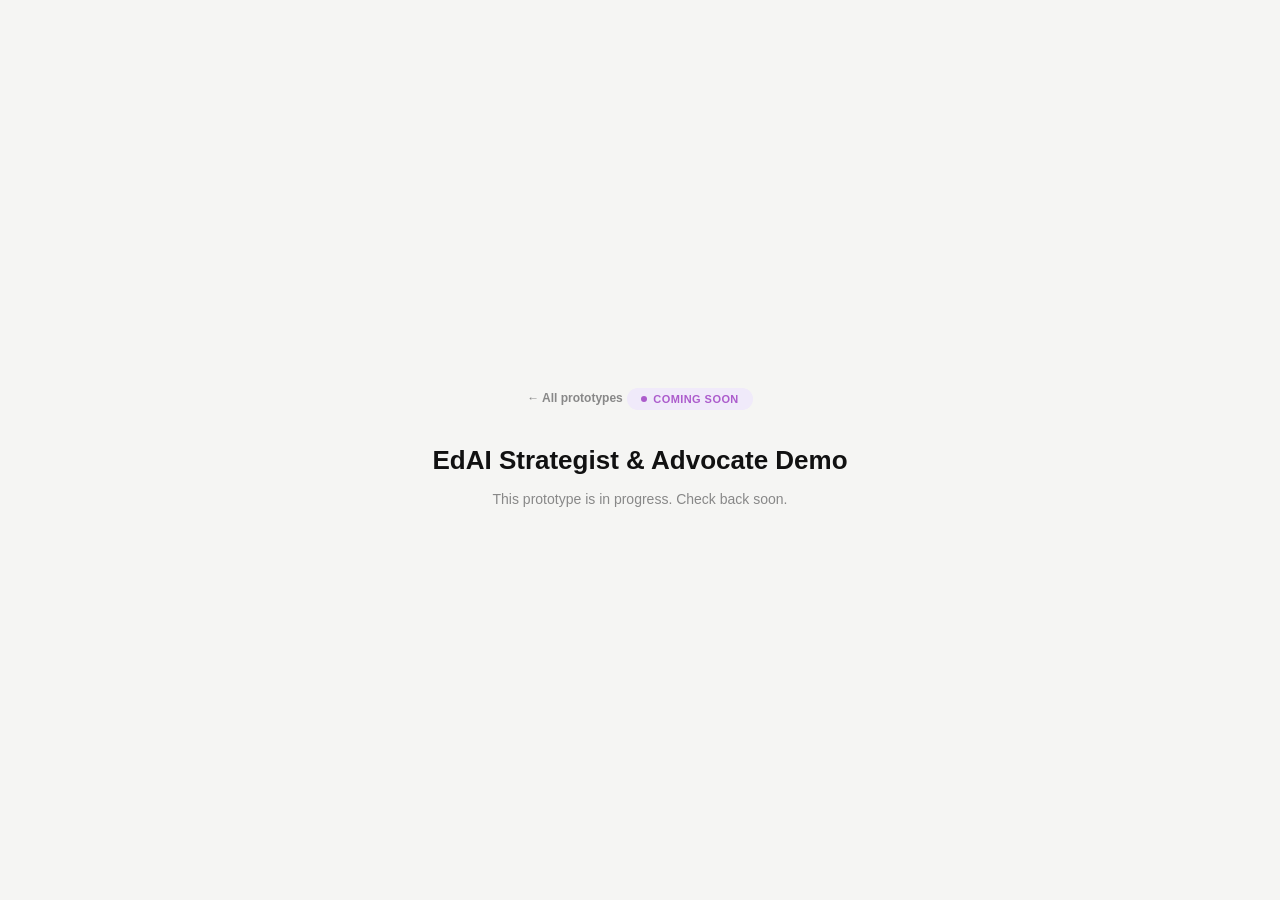
<file: edai-strategist-advocate/index.html>
<!DOCTYPE html>
<html lang="en">
<head>
<meta charset="UTF-8">
<meta name="viewport" content="width=device-width, initial-scale=1.0">
<title>EdAI Strategist & Advocate Demo — Innovare Prototypes</title>
<style>
  *{margin:0;padding:0;box-sizing:border-box}
  body{font-family:-apple-system,BlinkMacSystemFont,'Segoe UI',sans-serif;background:#f5f5f3;min-height:100vh;display:flex;align-items:center;justify-content:center}
  .wrap{max-width:480px;width:100%;padding:40px 24px;text-align:center}
  .back{display:inline-flex;align-items:center;gap:6px;font-size:12px;font-weight:600;color:#888;text-decoration:none;margin-bottom:40px;transition:color .15s}
  .back:hover{color:#111}
  .badge{display:inline-flex;align-items:center;gap:6px;background:#f0eafa;border-radius:99px;padding:5px 14px;font-size:11px;font-weight:700;color:#ac5ccc;letter-spacing:.04em;text-transform:uppercase;margin-bottom:24px}
  .badge-dot{width:6px;height:6px;border-radius:50%;background:#ac5ccc;animation:pulse 1.8s ease-in-out infinite}
  @keyframes pulse{0%,100%{opacity:.4;transform:scale(1)}50%{opacity:1;transform:scale(1.3)}}
  h1{font-size:26px;font-weight:700;color:#111;margin-bottom:12px;line-height:1.2}
  p{font-size:14px;color:#888;line-height:1.7}
</style>
</head>
<body>
<div class="wrap">
  <a href="/" class="back">← All prototypes</a>
  <div class="badge"><span class="badge-dot"></span>Coming soon</div>
  <h1>EdAI Strategist &amp; Advocate Demo</h1>
  <p>This prototype is in progress. Check back soon.</p>
</div>
</body>
</html>
</file>
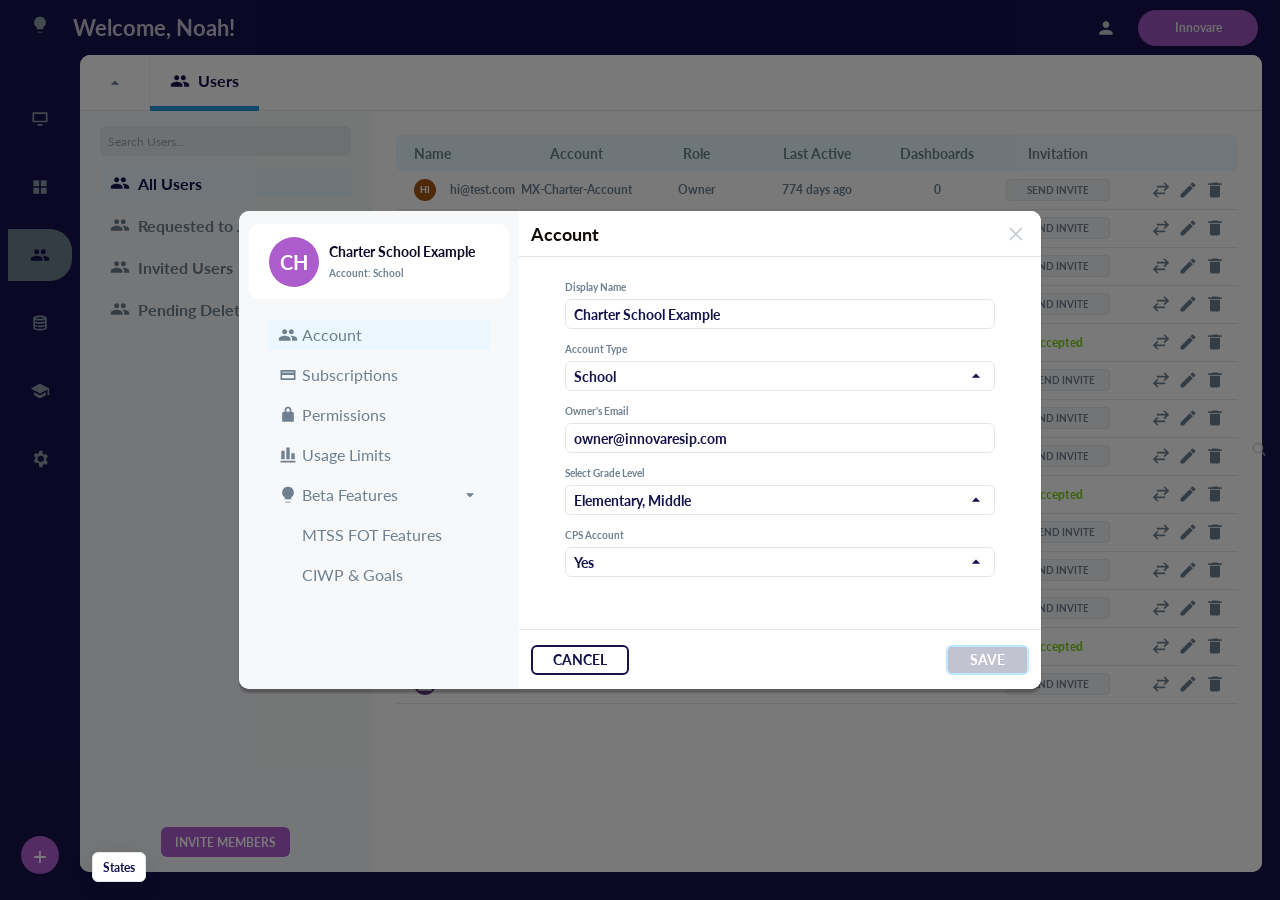
<file: account-user-navigation-refactor/account-settings.html>
<!doctype html>
<html lang="en">
  <head>
    <meta charset="utf-8" />
    <meta name="viewport" content="width=device-width, initial-scale=1" />
    <title>INNOVARE - Account Settings</title>
    <link rel="preconnect" href="https://fonts.googleapis.com" />
    <link rel="preconnect" href="https://fonts.gstatic.com" crossorigin />
    <link href="https://fonts.googleapis.com/css2?family=Lato:wght@400;700;900&display=swap" rel="stylesheet" />
    <link rel="stylesheet" href="/account-user-navigation-refactor/styles.css" />
  </head>
  <body data-page="settings">
    <div id="app"></div>
    <script src="/account-user-navigation-refactor/app.js"></script>
  </body>
</html>
</file>
<file: account-user-navigation-refactor/styles.css>
:root {
  --font-family: "Lato", Arial, sans-serif;
  --primary-500: #16124c;
  --primary-900: #0b0926;
  --secondary-500: #ac5ccc;
  --secondary-blue: #209bde;
  --secondary-green: #4aa3a5;
  --tertiary-100: #ebf8ff;
  --tertiary-500: #00a6ff;
  --success-500: #7ed321;
  --warning-500: #ffca00;
  --error-400: #f5325b;
  --error-500: #c30930;
  --neutral-100: #ffffff;
  --neutral-200: #f6f8fa;
  --neutral-250: #f4f5f6;
  --neutral-300: #f3f4f5;
  --neutral-400: #e2e6e9;
  --neutral-500: #c6ccd2;
  --neutral-700: #8c99a6;
  --neutral-800: #707070;
  --neutral-900: #6f8090;
  --black-500: #100c08;
  --black-600: #161a1d;
  --row-green: #dbf9db;
  --orange-avatar: #a65817;
  --green-avatar: #21846d;
  --purple-avatar: #6a3f93;
  --blue-avatar: #4b6f98;
  --banner-success-bg: #e6f8d3;
  --banner-success-text: #68b01c;
  --banner-error-bg: #fdced8;
  --banner-shadow: #00000029;
  --shadow-modal: 0 4px 20px rgba(0, 0, 0, 0.1);
  --shadow-panel: 0 4px 2px rgba(0, 0, 0, 0.25);
  --overlay: rgba(0, 0, 0, 0.42);
  --overlay-stacked: rgba(0, 0, 0, 0.18);
}

* {
  box-sizing: border-box;
}

html,
body,
#app {
  min-height: 100%;
}

body {
  margin: 0;
  background: var(--primary-500);
  color: var(--black-500);
  font-family: var(--font-family);
  letter-spacing: 0;
}

button,
input,
select {
  font: inherit;
}

button {
  border: 0;
}

.app-shell {
  min-height: 100vh;
  background: var(--primary-500);
  display: grid;
  grid-template-columns: 80px minmax(0, 1fr);
  grid-template-rows: 55px minmax(0, 1fr);
  overflow: hidden;
}

.topbar {
  grid-column: 1 / 3;
  grid-row: 1;
  display: flex;
  align-items: center;
  justify-content: space-between;
  padding: 0 22px 0 30px;
  color: var(--neutral-100);
  background: var(--primary-500);
  min-width: 640px;
}

.brand-area {
  display: flex;
  align-items: center;
  gap: 18px;
  min-width: 0;
}

.bulb {
  width: 25px;
  height: 25px;
  color: var(--neutral-700);
}

.welcome {
  font-size: 22px;
  line-height: 28px;
  font-weight: 700;
  color: var(--neutral-100);
  opacity: 0.75;
}

.top-actions {
  display: flex;
  align-items: center;
  gap: 20px;
}

.account-pill {
  min-width: 120px;
  height: 36px;
  padding: 0 20px;
  border-radius: 18px;
  background: var(--secondary-500);
  color: var(--neutral-100);
  font-size: 12px;
  font-weight: 700;
  opacity: 0.9;
  cursor: pointer;
}

.sidebar {
  grid-column: 1;
  grid-row: 2;
  width: 80px;
  background: var(--primary-500);
  display: flex;
  flex-direction: column;
  align-items: center;
  gap: 16px;
  padding-top: 38px;
}

.side-item {
  width: 64px;
  height: 52px;
  display: grid;
  place-items: center;
  color: var(--neutral-700);
  border-radius: 0 22px 22px 0;
}

.side-item.active {
  background: var(--neutral-900);
  color: var(--primary-500);
}

.side-add {
  margin-top: auto;
  margin-bottom: 26px;
  width: 38px;
  height: 38px;
  border-radius: 50%;
  background: var(--secondary-500);
  color: var(--neutral-100);
  font-size: 24px;
}

.workspace {
  grid-column: 2;
  grid-row: 2;
  min-width: 0;
  padding: 0 18px 28px 0;
}

.page-card {
  height: calc(100vh - 83px);
  min-height: 620px;
  background: var(--neutral-100);
  border-radius: 10px;
  display: grid;
  grid-template-rows: 56px minmax(0, 1fr);
  overflow: hidden;
}

.page-header {
  border-bottom: 1px solid var(--neutral-400);
  display: flex;
  align-items: stretch;
  background: var(--neutral-100);
}

.menu-toggle {
  width: 70px;
  display: grid;
  place-items: center;
  color: var(--neutral-900);
  border-right: 1px solid var(--neutral-300);
}

.page-tab {
  display: flex;
  align-items: center;
  gap: 8px;
  height: 56px;
  padding: 0 20px;
  color: var(--primary-500);
  font-size: 16px;
  font-weight: 700;
  border-bottom: 5px solid var(--secondary-blue);
}

.page-body {
  min-height: 0;
  display: grid;
  grid-template-columns: 292px minmax(0, 1fr);
  background: var(--neutral-100);
}

.page-menu {
  background: var(--neutral-200);
  border-right: 1px solid var(--neutral-300);
  padding: 15px 20px;
  display: flex;
  flex-direction: column;
  gap: 12px;
  min-width: 0;
}

.search-users {
  height: 30px;
  border-radius: 6px;
  background: var(--neutral-400);
  display: flex;
  align-items: center;
  padding: 0 8px;
  color: var(--neutral-900);
  font-size: 12px;
  opacity: 0.7;
}

.menu-row {
  height: 30px;
  display: flex;
  align-items: center;
  gap: 8px;
  padding: 0 10px;
  color: var(--neutral-900);
  font-size: 16px;
  font-weight: 700;
}

.menu-row.active {
  background: var(--tertiary-100);
  color: var(--primary-500);
}

.invite-button {
  margin-top: auto;
  width: 129px;
  height: 30px;
  border-radius: 6px;
  align-self: center;
  background: var(--secondary-500);
  color: var(--neutral-100);
  font-size: 12px;
  font-weight: 700;
  text-transform: uppercase;
}

.content-area {
  min-width: 0;
  padding: 24px 24px 0 24px;
  overflow: hidden;
}

.user-table {
  width: 100%;
  border-collapse: collapse;
  table-layout: fixed;
  font-size: 12px;
  color: var(--neutral-900);
}

.user-table th {
  height: 36px;
  text-align: center;
  font-size: 14px;
  font-weight: 700;
  color: var(--neutral-900);
  background: var(--tertiary-100);
}

.user-table th:first-child {
  text-align: left;
  padding-left: 18px;
  border-radius: 6px 0 0 6px;
}

.user-table th:last-child {
  border-radius: 0 6px 6px 0;
}

.user-table td {
  height: 38px;
  border-bottom: 1px solid var(--neutral-400);
  text-align: center;
  font-weight: 700;
  white-space: nowrap;
  overflow: hidden;
  text-overflow: ellipsis;
}

.user-table td:first-child {
  text-align: left;
  padding-left: 18px;
}

.name-cell {
  display: flex;
  align-items: center;
  gap: 14px;
}

.avatar-sm {
  width: 22px;
  height: 22px;
  border-radius: 50%;
  display: grid;
  place-items: center;
  color: var(--neutral-100);
  font-size: 9px;
  font-weight: 900;
  flex: 0 0 auto;
}

.avatar-a {
  background: var(--orange-avatar);
}

.avatar-b {
  background: var(--green-avatar);
}

.avatar-c {
  background: var(--purple-avatar);
}

.avatar-d {
  background: var(--blue-avatar);
}

.invite-state {
  min-width: 104px;
  height: 22px;
  border-radius: 4px;
  border: 1px solid var(--neutral-400);
  background: var(--neutral-300);
  color: var(--neutral-900);
  font-size: 10px;
  font-weight: 700;
}

.accepted {
  color: var(--success-500);
  font-weight: 900;
}

.row-actions {
  display: flex;
  justify-content: flex-end;
  gap: 7px;
  padding-right: 12px;
  color: var(--neutral-900);
}

.overlay {
  position: fixed;
  inset: 0;
  background: var(--overlay);
  z-index: 20;
}

.modal {
  position: fixed;
  left: 50%;
  top: 50%;
  transform: translate(-50%, -50%);
  background: var(--neutral-100);
  box-shadow: var(--shadow-modal);
  overflow: hidden;
  z-index: 30;
}

.switch-modal {
  width: 405px;
  height: 421px;
  border-radius: 8px;
  background: var(--neutral-200);
}

.modal-header {
  height: 46px;
  display: flex;
  align-items: center;
  justify-content: space-between;
  padding: 0 12px;
  background: var(--neutral-100);
  border-bottom: 1px solid var(--neutral-400);
}

.modal-title {
  font-size: 18px;
  line-height: 22px;
  font-weight: 700;
  color: var(--primary-500);
  margin: 0;
}

.settings-modal .modal-title {
  color: var(--black-500);
}

.icon-button {
  width: 24px;
  height: 24px;
  display: grid;
  place-items: center;
  color: var(--neutral-500);
  background: transparent;
  border-radius: 4px;
  cursor: pointer;
  padding: 0;
}

.icon-button:hover {
  background: var(--neutral-250);
}

.switch-body {
  height: calc(100% - 46px);
  padding: 12px;
  display: flex;
  flex-direction: column;
  background: var(--neutral-200);
  overflow: hidden;
}

.search-filter-row {
  display: flex;
  gap: 10px;
  align-items: flex-start;
  padding-bottom: 16px;
  margin-bottom: 15px;
  border-bottom: 1px solid var(--neutral-400);
}

.search-box {
  position: relative;
  flex: 1;
}

.search-box input {
  width: 264px;
  height: 36px;
  border: 1px solid var(--neutral-400);
  border-radius: 6px;
  background: var(--neutral-100);
  color: var(--neutral-900);
  font-size: 14px;
  padding: 8px 34px 8px 12px;
  outline: none;
}

.search-box input:focus {
  border-color: var(--tertiary-500);
}

.search-icon {
  position: absolute;
  right: 10px;
  top: 50%;
  transform: translateY(-50%);
  color: var(--neutral-500);
  display: grid;
}

.filter-button {
  width: 100px;
  height: 36px;
  border-radius: 6px;
  border: 1px solid var(--neutral-400);
  background: var(--neutral-100);
  color: var(--primary-500);
  font-size: 14px;
  font-weight: 700;
  display: flex;
  align-items: center;
  justify-content: center;
  gap: 8px;
  cursor: pointer;
}

.filter-popover {
  position: absolute;
  right: 12px;
  top: 94px;
  width: 170px;
  padding: 16px;
  background: var(--neutral-100);
  border-radius: 8px;
  box-shadow: var(--shadow-modal);
  z-index: 36;
  display: none;
}

.filter-popover.open {
  display: block;
}

.filter-section-title {
  color: var(--neutral-900);
  font-size: 12px;
  font-weight: 700;
  margin-bottom: 8px;
  text-transform: uppercase;
}

.radio-row {
  display: flex;
  align-items: center;
  gap: 8px;
  height: 30px;
  color: var(--primary-500);
  font-size: 14px;
  font-weight: 700;
}

.radio-dot {
  width: 16px;
  height: 16px;
  border-radius: 50%;
  border: 2px solid var(--primary-500);
  display: grid;
  place-items: center;
}

.radio-dot::after {
  content: "";
  width: 6px;
  height: 6px;
  border-radius: 50%;
  background: var(--primary-500);
}

.divider {
  height: 1px;
  background: var(--neutral-400);
  margin: 12px 0;
}

.state-select {
  width: 100%;
  height: 30px;
  border: 1px solid var(--tertiary-500);
  border-radius: 4px;
  color: var(--neutral-900);
  background: var(--neutral-100);
  font-size: 12px;
  padding: 0 6px;
}

.filter-dropdown {
  position: relative;
}

.filter-dropdown-trigger {
  width: 100%;
  height: 30px;
  border: 1px solid var(--tertiary-500);
  border-radius: 4px;
  background: var(--neutral-100);
  color: var(--neutral-900);
  font-size: 12px;
  font-weight: 700;
  padding: 0 8px;
  display: flex;
  align-items: center;
  justify-content: space-between;
  gap: 6px;
  cursor: pointer;
}

.filter-dropdown-trigger > span:first-child {
  overflow: hidden;
  text-overflow: ellipsis;
  white-space: nowrap;
  text-align: left;
  flex: 1;
}

.filter-dropdown-trigger .icon {
  width: 14px;
  height: 14px;
  color: var(--neutral-700);
  transition: transform 120ms ease;
}

.filter-dropdown.open .filter-dropdown-trigger .icon {
  transform: rotate(180deg);
}

.filter-dropdown-panel {
  position: absolute;
  top: calc(100% + 4px);
  left: 0;
  right: 0;
  background: var(--neutral-100);
  border: 1px solid var(--neutral-400);
  border-radius: 4px;
  box-shadow: var(--shadow-modal);
  padding: 6px;
  display: flex;
  flex-direction: column;
  gap: 2px;
  z-index: 5;
}

.checkbox-row {
  display: flex;
  align-items: center;
  gap: 8px;
  height: 28px;
  padding: 0 6px;
  border-radius: 4px;
  color: var(--primary-500);
  font-size: 12px;
  font-weight: 700;
  cursor: pointer;
}

.checkbox-row:hover {
  background: var(--neutral-200);
}

.checkbox-box {
  width: 14px;
  height: 14px;
  border: 1.5px solid var(--neutral-700);
  border-radius: 3px;
  display: inline-block;
  position: relative;
  flex: 0 0 auto;
  background: var(--neutral-100);
}

.checkbox-box.checked {
  background: var(--primary-500);
  border-color: var(--primary-500);
}

.checkbox-box.checked::after {
  content: "";
  position: absolute;
  left: 3px;
  top: 0px;
  width: 4px;
  height: 8px;
  border-right: 2px solid var(--neutral-100);
  border-bottom: 2px solid var(--neutral-100);
  transform: rotate(45deg);
}

.filter-actions {
  display: flex;
  justify-content: space-between;
  margin-top: 16px;
}

.link-button {
  background: transparent;
  color: var(--neutral-900);
  font-size: 12px;
  cursor: pointer;
}

.apply-button {
  height: 36px;
  min-width: 64px;
  border-radius: 4px;
  background: var(--primary-500);
  color: var(--neutral-100);
  font-size: 12px;
  font-weight: 700;
}

.accounts-heading {
  height: 24px;
  display: flex;
  align-items: center;
  justify-content: space-between;
  margin: 0 0 6px 0;
}

.accounts-title {
  font-size: 14px;
  font-weight: 400;
  color: var(--neutral-900);
  margin: 0;
}

.create-account-button {
  position: relative;
  width: 22px;
  height: 22px;
  display: grid;
  place-items: center;
  border-radius: 50%;
  background: transparent;
  color: var(--neutral-900);
  cursor: pointer;
  padding: 0;
}

.create-account-button:hover {
  background: var(--tertiary-100);
  color: var(--tertiary-500);
}

.repo-tooltip {
  position: absolute;
  right: auto;
  left: -7px;
  bottom: calc(100% + 10px);
  min-width: 132px;
  height: 28px;
  border-radius: 4px;
  background: var(--tertiary-500);
  color: var(--neutral-100);
  display: flex;
  align-items: center;
  justify-content: center;
  padding: 0 8px;
  font-family: var(--font-family);
  font-size: 14px;
  font-weight: 700;
  line-height: 1;
  pointer-events: none;
  opacity: 0;
  transform: translateY(3px);
  transition: opacity 120ms ease, transform 120ms ease;
  z-index: 80;
  white-space: nowrap;
}

.repo-tooltip::after {
  content: "";
  position: absolute;
  right: auto;
  left: 12px;
  top: 100%;
  width: 0;
  height: 0;
  border-left: 5px solid transparent;
  border-right: 5px solid transparent;
  border-top: 6px solid var(--tertiary-500);
}

.has-tooltip:hover .repo-tooltip,
.has-tooltip:focus-visible .repo-tooltip {
  opacity: 1;
  transform: translateY(0);
}

.account-list {
  flex: 1;
  min-height: 0;
  overflow-y: auto;
  padding-right: 5px;
}

.account-list::-webkit-scrollbar {
  width: 6px;
}

.account-list::-webkit-scrollbar-thumb {
  background: var(--neutral-500);
  border-radius: 3px;
}

.load-more-footer {
  display: flex;
  justify-content: center;
  padding: 8px 0 4px;
}

.search-loading {
  flex: 1;
  min-height: 160px;
  display: grid;
  place-items: center;
}

.search-spinner {
  display: inline-flex;
  width: 32px;
  height: 32px;
}

.search-spinner .spinner-icon {
  width: 32px;
  height: 32px;
}

.load-more-button {
  height: 28px;
  padding: 0 16px;
  border-radius: 6px;
  background: var(--neutral-200);
  color: var(--primary-500);
  font-size: 12px;
  font-weight: 700;
  cursor: pointer;
  display: inline-flex;
  align-items: center;
  justify-content: center;
  gap: 6px;
}

.load-more-button:hover {
  background: var(--neutral-300);
}

.account-row {
  min-height: 34px;
  border-radius: 6px;
  padding: 5px 8px 5px 10px;
  display: grid;
  grid-template-columns: minmax(0, 1fr) auto 24px;
  gap: 8px;
  align-items: center;
  color: var(--primary-500);
  cursor: pointer;
}

.account-row.current,
.account-row:hover {
  background: var(--neutral-100);
}

.account-name {
  font-size: 14px;
  line-height: 20px;
  font-weight: 400;
  overflow: hidden;
  text-overflow: ellipsis;
  white-space: nowrap;
}

.account-action {
  background: transparent;
  color: var(--neutral-900);
  font-size: 14px;
  cursor: pointer;
  white-space: nowrap;
  padding: 0;
}

.account-action.default-action {
  color: var(--tertiary-500);
}

.default-badge {
  color: var(--tertiary-500);
  font-size: 14px;
  white-space: nowrap;
}

.edit-account-button {
  width: 20px;
  height: 20px;
  display: grid;
  place-items: center;
  color: var(--neutral-900);
  background: transparent;
  cursor: pointer;
  padding: 0;
}

.empty-state,
.error-state {
  flex: 1;
  display: grid;
  place-items: center;
  text-align: center;
  color: var(--neutral-900);
  font-size: 14px;
  padding: 20px;
  line-height: 1.35;
}

.error-state button {
  color: var(--tertiary-500);
  background: transparent;
  cursor: pointer;
  font-weight: 700;
}

.skeleton-list {
  padding-top: 8px;
}

.skeleton-row {
  height: 34px;
  display: grid;
  grid-template-columns: 1fr 98px 20px;
  gap: 10px;
  align-items: center;
  padding: 5px 10px;
}

.skeleton-bar {
  height: 12px;
  border-radius: 6px;
  background: linear-gradient(90deg, var(--neutral-400), var(--neutral-300), var(--neutral-400));
  background-size: 220% 100%;
  animation: shimmer 1.25s linear infinite;
}

@keyframes shimmer {
  from {
    background-position: 220% 0;
  }
  to {
    background-position: -220% 0;
  }
}

@keyframes spin {
  to {
    transform: rotate(360deg);
  }
}

@keyframes modalLoadIn {
  from {
    opacity: 0;
    transform: translate(-50%, calc(-50% + 8px)) scale(0.985);
  }
  to {
    opacity: 1;
    transform: translate(-50%, -50%) scale(1);
  }
}

@keyframes dimFadeIn {
  from {
    opacity: 0;
  }
  to {
    opacity: 1;
  }
}

.banner-stack {
  position: fixed;
  left: calc(50% + 40px);
  top: 40px;
  transform: translateX(-50%);
  z-index: 80;
  display: flex;
  flex-direction: column;
  gap: 8px;
  width: min(875px, 70vw);
}

.banner {
  height: 49px;
  border-radius: 6px;
  background: var(--banner-success-bg);
  box-shadow: 0 3px 6px var(--banner-shadow);
  display: flex;
  align-items: center;
  justify-content: space-between;
  gap: 12px;
  padding: 0 12px;
  color: var(--banner-success-text);
  font-size: 12px;
  font-weight: 900;
  line-height: 15px;
}

.banner.error {
  background: var(--banner-error-bg);
  color: var(--error-500);
}

.banner.success {
  background: var(--banner-success-bg);
  color: var(--banner-success-text);
}

.banner-content {
  display: flex;
  align-items: center;
  gap: 12px;
  min-width: 0;
}

.banner .icon-button {
  color: currentColor;
  width: 28px;
  height: 28px;
}

.settings-modal {
  width: 802px;
  height: 478px;
  display: grid;
  grid-template-columns: 280px 522px;
  border-radius: 10px;
  z-index: 50;
  box-shadow: var(--shadow-panel);
}

.settings-modal.modal-enter {
  animation: modalLoadIn 180ms ease-out both;
}

.settings-dim {
  position: fixed;
  inset: 0;
  background: var(--overlay-stacked);
  z-index: 45;
}

.spinner-icon {
  color: var(--tertiary-500);
  animation: spin 700ms linear infinite;
}

.settings-sidebar {
  background: var(--neutral-200);
  border-radius: 10px 0 0 10px;
  padding: 13px 10px 0;
}

.account-card {
  height: 75px;
  border-radius: 10px;
  background: var(--neutral-100);
  display: flex;
  align-items: center;
  gap: 10px;
  padding: 12px 20px;
  margin-bottom: 21px;
}

.avatar-lg {
  width: 50px;
  height: 50px;
  border-radius: 50%;
  display: grid;
  place-items: center;
  background: var(--secondary-500);
  color: var(--neutral-100);
  font-size: 20px;
  font-weight: 700;
}

.account-card-title {
  font-size: 14px;
  font-weight: 700;
  color: var(--primary-900);
  line-height: 1.2;
}

.account-card-sub {
  margin-top: 7px;
  font-size: 10px;
  font-weight: 700;
  color: var(--neutral-900);
}

.settings-nav {
  width: 222px;
  margin: 5px auto;
}

.nav-item {
  height: 30px;
  display: flex;
  align-items: center;
  gap: 4px;
  padding: 5px 10px;
  margin-bottom: 10px;
  background: var(--neutral-200);
  color: var(--neutral-900);
  cursor: pointer;
}

.nav-item:hover,
.nav-item.active {
  background: var(--tertiary-100);
}

.nav-item.child {
  padding-left: 34px;
}

.nav-icon {
  width: 20px;
  height: 20px;
  display: grid;
  place-items: center;
  flex: 0 0 auto;
}

.nav-label {
  flex: 1;
  min-width: 0;
  font-size: 16px;
  line-height: 20px;
  white-space: nowrap;
  overflow: hidden;
  text-overflow: ellipsis;
}

.settings-main {
  background: var(--neutral-100);
  border-radius: 0 10px 10px 0;
  display: grid;
  grid-template-rows: 46px minmax(0, 1fr) 60px;
  min-width: 0;
  overflow: hidden;
}

.settings-content {
  min-height: 0;
  overflow-y: auto;
  padding: 24px;
  display: flex;
  justify-content: center;
}

.form-stack {
  width: 430px;
  display: flex;
  flex-direction: column;
  gap: 14px;
}

.field label,
.limit-row label {
  display: block;
  height: 12px;
  margin-bottom: 6px;
  color: var(--neutral-900);
  font-size: 10px;
  font-weight: 700;
}

.input-like,
.select-like {
  height: 30px;
  border: 1.5px solid var(--neutral-400);
  border-radius: 6px;
  display: flex;
  align-items: center;
  justify-content: space-between;
  padding: 0 8px;
  color: var(--primary-500);
  background: var(--neutral-100);
  font-size: 14px;
  font-weight: 700;
}

.placeholder {
  color: var(--neutral-500);
}

.settings-footer {
  height: 60px;
  border-top: 1px solid var(--neutral-400);
  display: flex;
  align-items: center;
  justify-content: space-between;
  padding: 15px 12px;
  background: var(--neutral-100);
}

.footer-spacer {
  min-height: 20px;
  color: var(--black-500);
  font-size: 12px;
  font-style: italic;
}

.footer-right {
  display: flex;
  align-items: baseline;
  gap: 12px;
}

.button-outline,
.button-primary {
  min-width: 83px;
  height: 30px;
  border-radius: 6px;
  padding: 0 20px;
  font-size: 14px;
  font-weight: 700;
  text-transform: uppercase;
  cursor: pointer;
}

.button-outline {
  border: 2px solid var(--primary-500);
  color: var(--primary-500);
  background: var(--neutral-100);
}

.button-primary {
  border: 2px solid var(--tertiary-500);
  color: var(--neutral-100);
  background: var(--primary-500);
}

.button-primary:disabled,
.button-primary.disabled {
  opacity: 0.25;
  cursor: default;
}

.settings-placeholder {
  width: 430px;
  align-self: stretch;
  display: flex;
  flex-direction: column;
  justify-content: center;
  align-items: center;
  text-align: center;
  gap: 14px;
  color: var(--neutral-900);
}

.pending-label {
  height: 24px;
  padding: 4px 8px;
  border-radius: 4px;
  background: var(--warning-500);
  color: var(--primary-500);
  font-size: 12px;
  font-weight: 900;
}

.placeholder-title {
  color: var(--primary-500);
  font-size: 18px;
  font-weight: 700;
}

.placeholder-copy {
  max-width: 340px;
  font-size: 14px;
  line-height: 1.45;
}

.route-assumption {
  font-size: 10px;
  font-weight: 900;
  color: var(--error-500);
  letter-spacing: 0;
}

.settings-table {
  width: 430px;
  border-collapse: collapse;
  font-size: 12px;
}

.settings-table th {
  height: 34px;
  background: var(--tertiary-100);
  color: var(--neutral-900);
  font-weight: 700;
  text-align: left;
  padding: 0 12px;
}

.settings-table td {
  height: 38px;
  border-bottom: 1px solid var(--neutral-400);
  color: var(--neutral-900);
  font-weight: 700;
  padding: 0 12px;
}

.toggle-line {
  display: flex;
  justify-content: space-between;
  align-items: center;
  height: 34px;
  border-bottom: 1px solid var(--neutral-400);
  color: var(--neutral-900);
  font-size: 14px;
  font-weight: 700;
}

.switch {
  width: 38px;
  height: 20px;
  border-radius: 10px;
  background: var(--secondary-500);
  position: relative;
}

.switch::after {
  content: "";
  width: 16px;
  height: 16px;
  border-radius: 50%;
  background: var(--neutral-100);
  position: absolute;
  right: 2px;
  top: 2px;
}

.discard-modal {
  width: 519px;
  min-height: 240px;
  border-radius: 8px;
  padding: 15px 12px;
  background: var(--neutral-100);
  z-index: 70;
  box-shadow: var(--shadow-modal);
}

.discard-title {
  margin: 0;
  color: var(--black-500);
  font-size: 20px;
  font-weight: 700;
}

.discard-copy {
  padding: 50px 0 48px;
  margin: 0;
  text-align: center;
  color: var(--neutral-900);
  font-size: 14px;
}

.discard-actions {
  display: flex;
  justify-content: space-between;
}

.button-danger {
  min-width: 83px;
  height: 30px;
  border-radius: 6px;
  padding: 0 20px;
  background: var(--error-400);
  color: var(--neutral-100);
  font-size: 14px;
  font-weight: 700;
  text-transform: uppercase;
}

.state-dock {
  position: fixed;
  left: 92px;
  bottom: 18px;
  z-index: 90;
}

.state-toggle {
  height: 30px;
  border-radius: 6px;
  background: var(--neutral-100);
  color: var(--primary-500);
  border: 1px solid var(--neutral-400);
  font-size: 12px;
  font-weight: 700;
  padding: 0 10px;
  box-shadow: var(--shadow-modal);
}

.state-panel {
  display: none;
  margin-top: 8px;
  width: 280px;
  padding: 10px;
  border-radius: 8px;
  background: var(--neutral-100);
  box-shadow: var(--shadow-modal);
}

.state-panel.open {
  display: block;
}

.state-panel-title {
  color: var(--primary-500);
  font-size: 12px;
  font-weight: 900;
  margin-bottom: 8px;
}

.state-grid {
  display: flex;
  flex-wrap: wrap;
  gap: 6px;
}

.state-chip {
  height: 26px;
  padding: 0 8px;
  border-radius: 5px;
  background: var(--neutral-200);
  color: var(--neutral-900);
  font-size: 11px;
  font-weight: 700;
  cursor: pointer;
}

.state-chip.active {
  background: var(--tertiary-100);
  color: var(--primary-500);
}

.hidden {
  display: none !important;
}

.icon {
  width: 20px;
  height: 20px;
  display: inline-block;
  color: currentColor;
}

@media (max-width: 940px) {
  .settings-modal {
    width: min(802px, calc(100vw - 24px));
    grid-template-columns: 260px minmax(0, 1fr);
  }

  .settings-main {
    grid-template-rows: 46px minmax(0, 1fr) 60px;
  }
}
</file>
